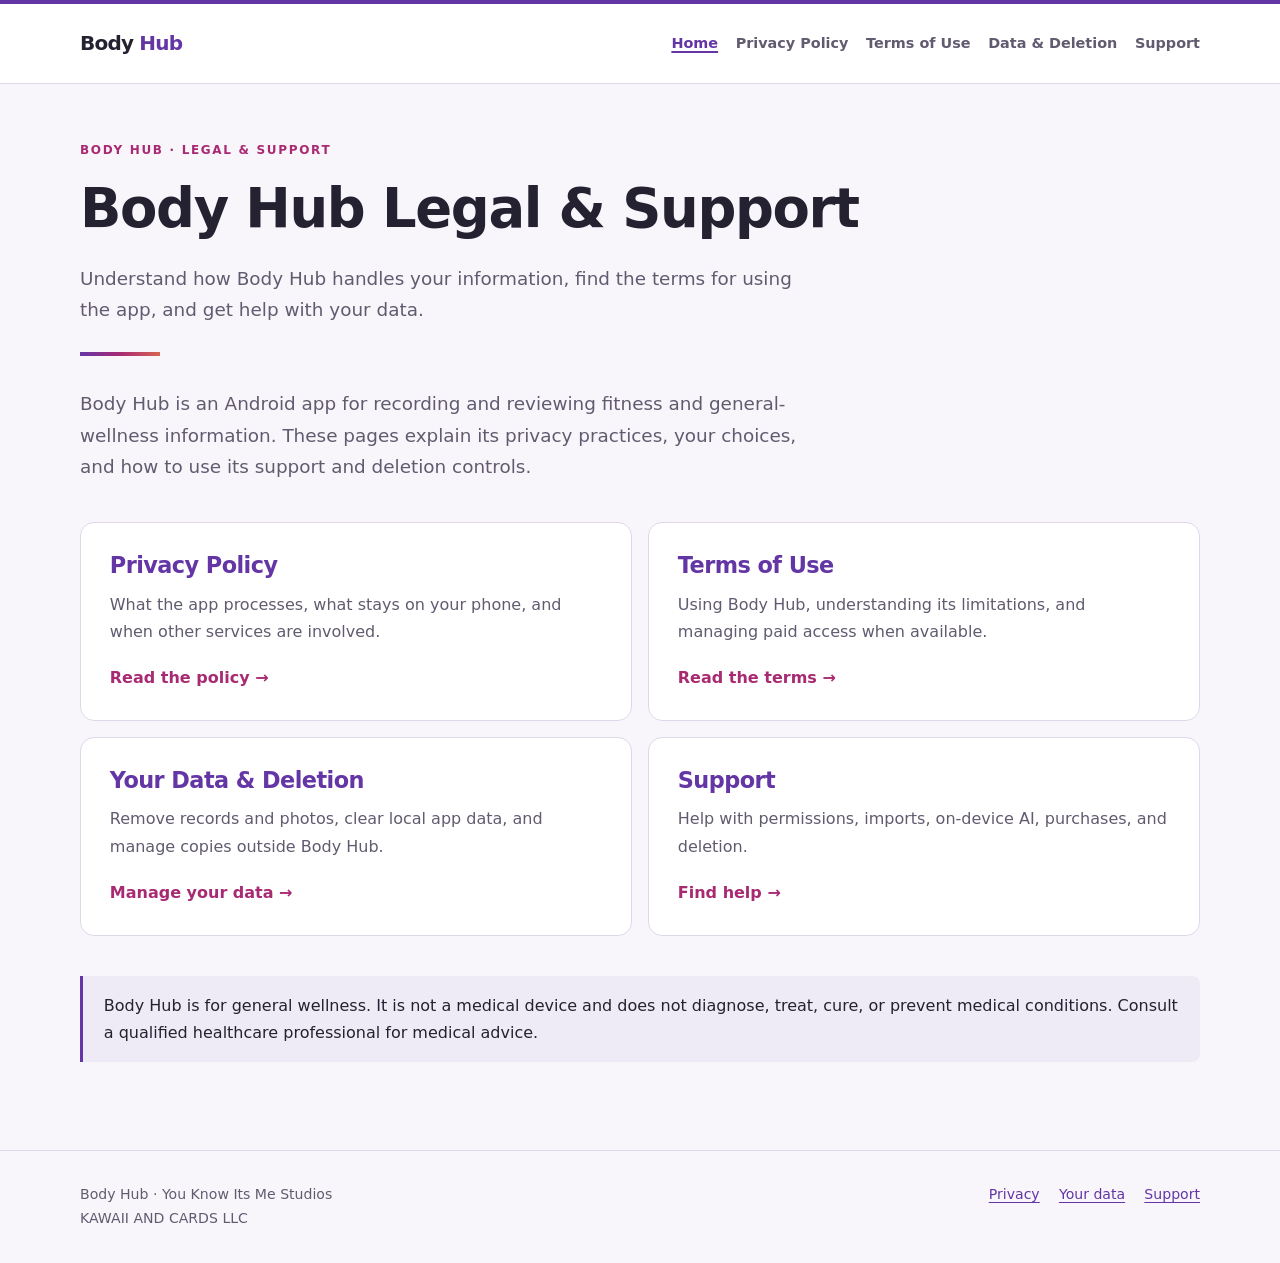
<file: index.html>
<!doctype html>
<html lang="en">
<head><meta charset="utf-8"><meta name="viewport" content="width=device-width, initial-scale=1"><meta name="description" content="Understand how Body Hub handles your information, find the terms for using the app, and get help with your data."><title>Body Hub Legal &amp; Support</title><link rel="stylesheet" href="styles.css">
</head>
<body><a class="skip" href="#main">Skip to content</a>
<header class="site-header">
<div class="wrap header-inner"><a class="brand" href="index.html">Body <span>Hub</span></a>
<nav class="site-nav" aria-label="Main navigation"><a href="index.html" aria-current="page">Home</a><a href="privacy.html">Privacy Policy</a><a href="terms.html">Terms of Use</a><a href="data-deletion.html">Data &amp; Deletion</a><a href="support.html">Support</a>
</nav>
</div>
</header>
<main id="main" class="wrap">
<p class="eyebrow">Body Hub · Legal &amp; Support
</p>
<h1>Body Hub Legal &amp; Support
</h1>
<p class="lead">Understand how Body Hub handles your information, find the terms for using the app, and get help with your data.
</p>
<div class="rule" aria-hidden="true">
</div>
<p class="lead">Body Hub is an Android app for recording and reviewing fitness and general-wellness information. These pages explain its privacy practices, your choices, and how to use its support and deletion controls.
</p>
<div class="cards">
<a class="card" href="privacy.html">
<h2>Privacy Policy
</h2>
<p>What the app processes, what stays on your phone, and when other services are involved.
</p><span class="arrow">Read the policy →</span></a>
<a class="card" href="terms.html">
<h2>Terms of Use
</h2>
<p>Using Body Hub, understanding its limitations, and managing paid access when available.
</p><span class="arrow">Read the terms →</span></a>
<a class="card" href="data-deletion.html">
<h2>Your Data &amp; Deletion
</h2>
<p>Remove records and photos, clear local app data, and manage copies outside Body Hub.
</p><span class="arrow">Manage your data →</span></a>
<a class="card" href="support.html">
<h2>Support
</h2>
<p>Help with permissions, imports, on-device AI, purchases, and deletion.
</p><span class="arrow">Find help →</span></a>
</div>
<div class="callout">
<p>Body Hub is for general wellness. It is not a medical device and does not diagnose, treat, cure, or prevent medical conditions. Consult a qualified healthcare professional for medical advice.
</p>
</div>
</main>
<footer class="site-footer">
<div class="wrap footer-inner"><span>Body Hub · You Know Its Me Studios<br>KAWAII AND CARDS LLC</span>
<div class="footer-links"><a href="privacy.html">Privacy</a><a href="data-deletion.html">Your data</a><a href="support.html">Support</a>
</div>
</div>
</footer>
</body>
</html>
</file>
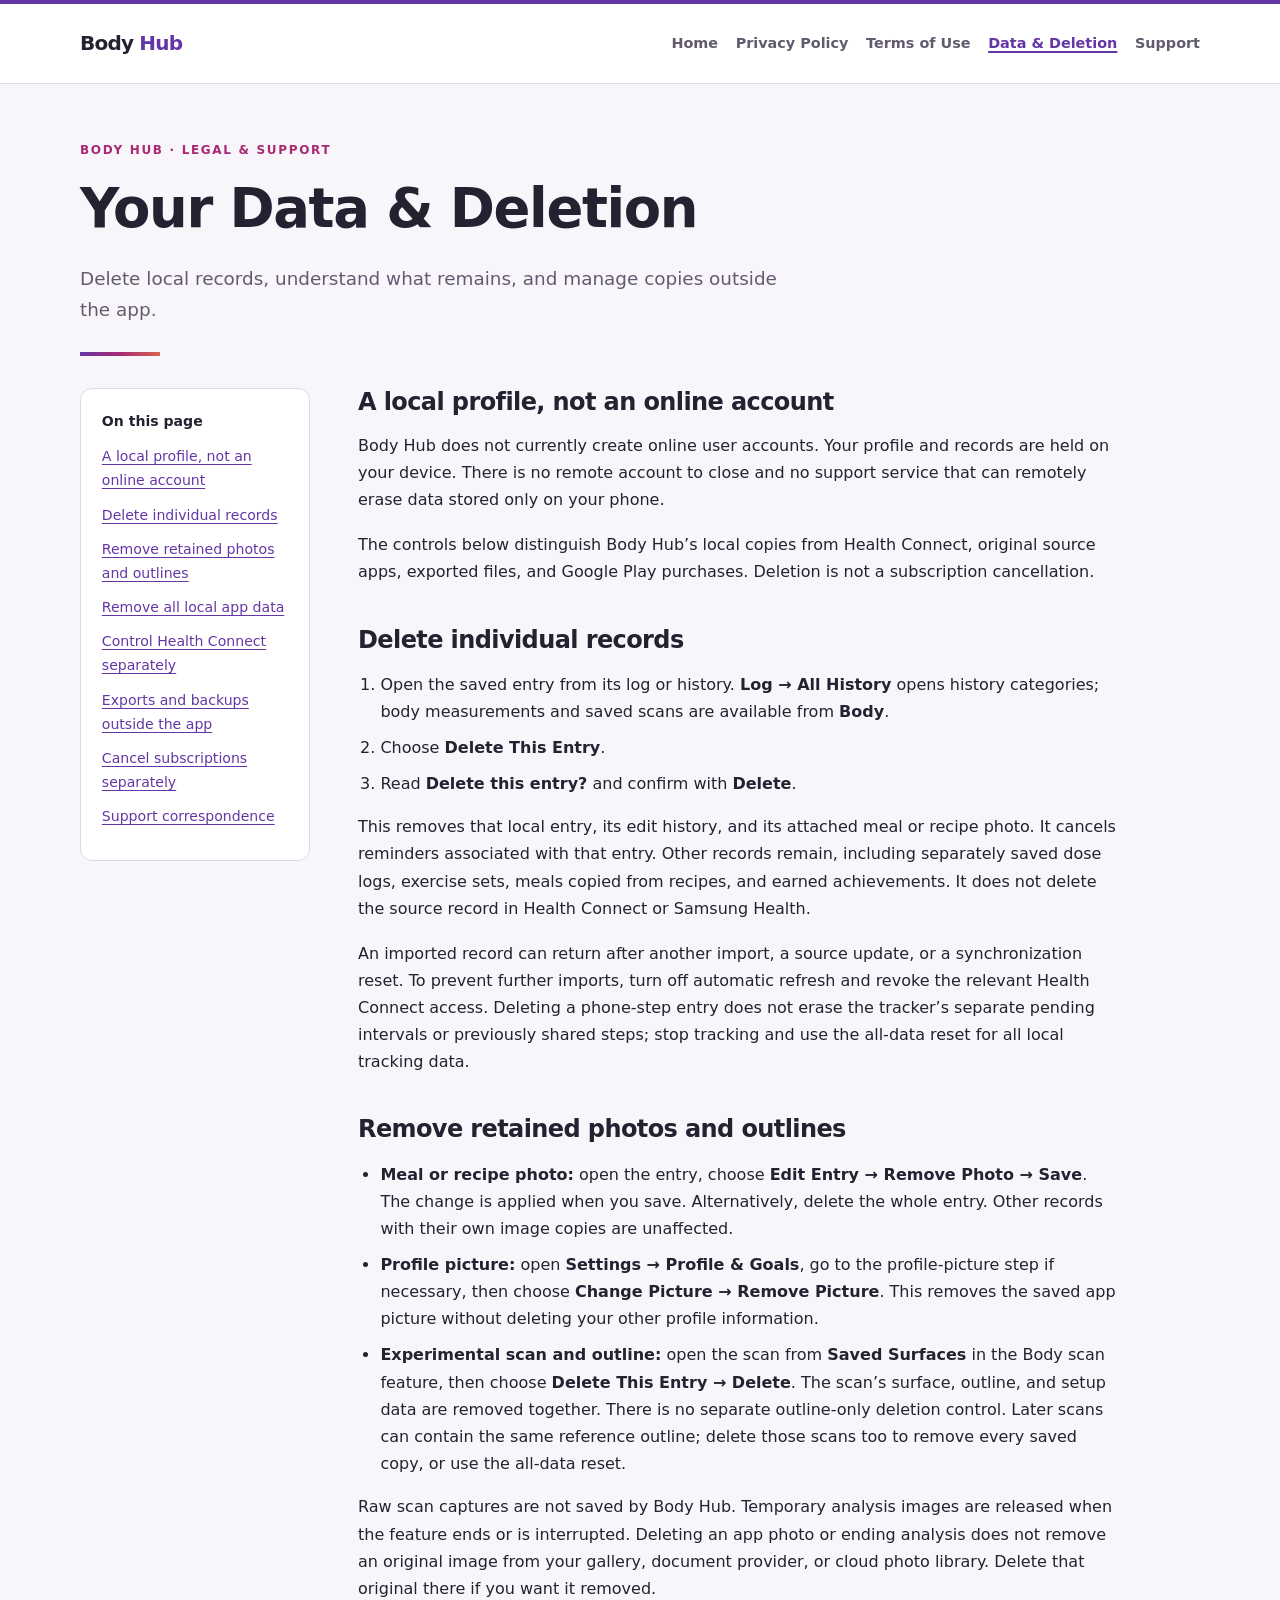
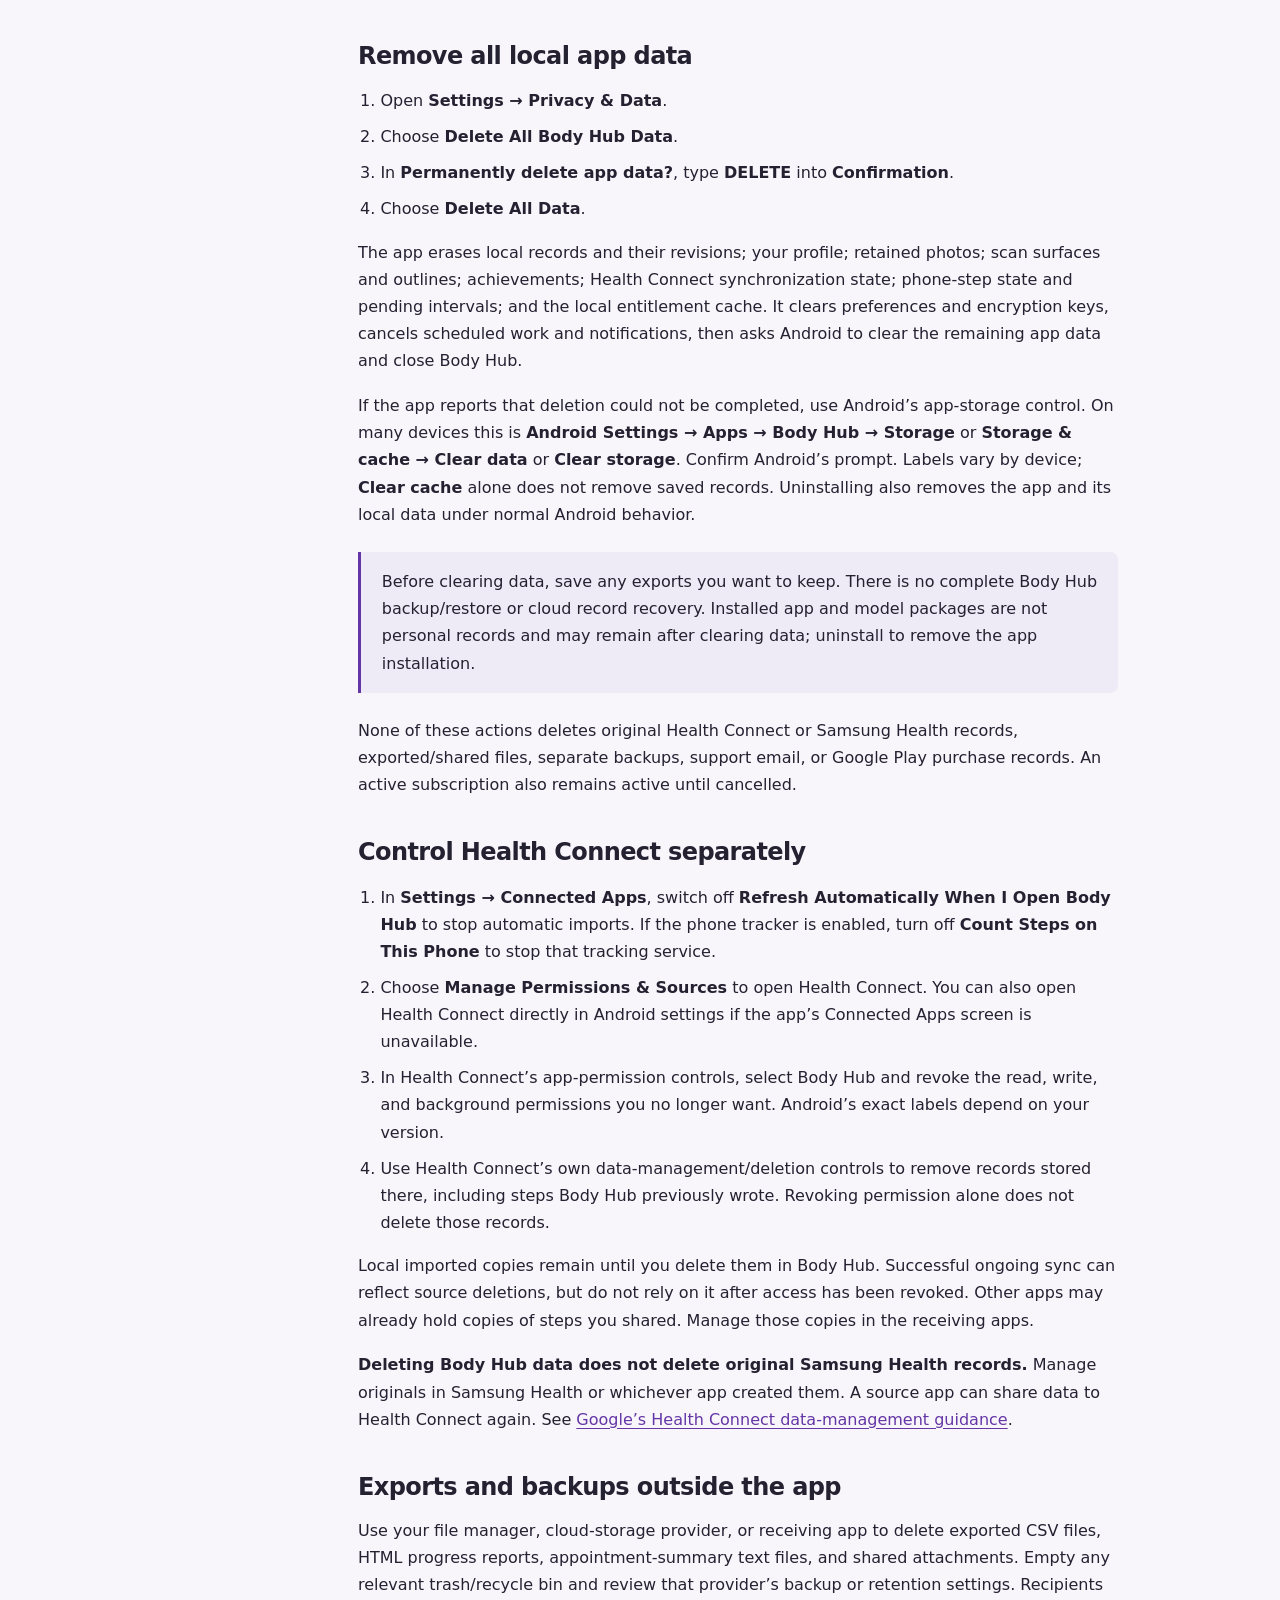
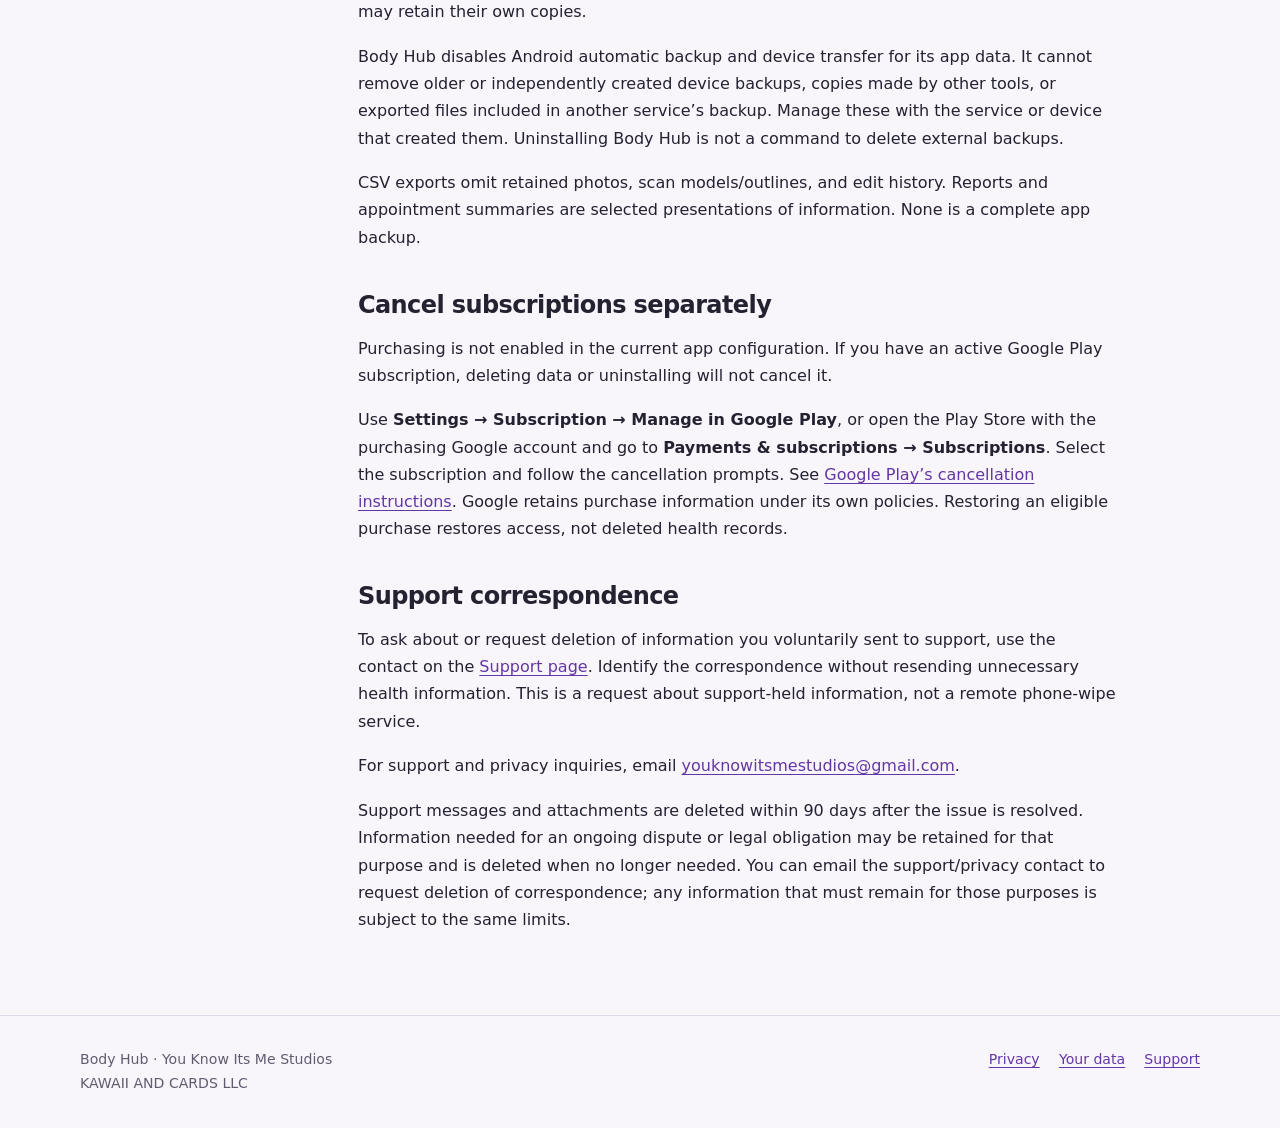
<file: data-deletion.html>
<!doctype html>
<html lang="en">
<head><meta charset="utf-8"><meta name="viewport" content="width=device-width, initial-scale=1"><meta name="description" content="Delete local records, understand what remains, and manage copies outside the app."><title>Your Data &amp; Deletion | Body Hub</title><link rel="stylesheet" href="styles.css">
</head>
<body><a class="skip" href="#main">Skip to content</a>
<header class="site-header">
<div class="wrap header-inner"><a class="brand" href="index.html">Body <span>Hub</span></a>
<nav class="site-nav" aria-label="Main navigation"><a href="index.html">Home</a><a href="privacy.html">Privacy Policy</a><a href="terms.html">Terms of Use</a><a href="data-deletion.html" aria-current="page">Data &amp; Deletion</a><a href="support.html">Support</a>
</nav>
</div>
</header>
<main id="main" class="wrap">
<p class="eyebrow">Body Hub · Legal &amp; Support
</p>
<h1>Your Data &amp; Deletion
</h1>
<p class="lead">Delete local records, understand what remains, and manage copies outside the app.
</p>
<div class="rule" aria-hidden="true">
</div>
<div class="document-layout">
<aside class="toc" aria-label="On this page"><strong>On this page</strong>
<ul>
<li><a href="#local-profile">A local profile, not an online account</a>
</li>
<li><a href="#records">Delete individual records</a>
</li>
<li><a href="#photos">Remove retained photos and outlines</a>
</li>
<li><a href="#all-data">Remove all local app data</a>
</li>
<li><a href="#health-connect">Control Health Connect separately</a>
</li>
<li><a href="#exports">Exports and backups outside the app</a>
</li>
<li><a href="#subscriptions">Cancel subscriptions separately</a>
</li>
<li><a href="#support-data">Support correspondence</a>
</li>
</ul>
</aside>
<article class="prose">
<section id="local-profile">
<h2>A local profile, not an online account
</h2>
<p>Body Hub does not currently create online user accounts. Your profile and records are held on your device. There is no remote account to close and no support service that can remotely erase data stored only on your phone.
</p>
<p>The controls below distinguish Body Hub’s local copies from Health Connect, original source apps, exported files, and Google Play purchases. Deletion is not a subscription cancellation.
</p>
</section>
<section id="records">
<h2>Delete individual records
</h2>
<ol>
<li>Open the saved entry from its log or history. <strong>Log → All History</strong> opens history categories; body measurements and saved scans are available from <strong>Body</strong>.
</li>
<li>Choose <strong>Delete This Entry</strong>.
</li>
<li>Read <strong>Delete this entry?</strong> and confirm with <strong>Delete</strong>.
</li>
</ol>
<p>This removes that local entry, its edit history, and its attached meal or recipe photo. It cancels reminders associated with that entry. Other records remain, including separately saved dose logs, exercise sets, meals copied from recipes, and earned achievements. It does not delete the source record in Health Connect or Samsung Health.
</p>
<p>An imported record can return after another import, a source update, or a synchronization reset. To prevent further imports, turn off automatic refresh and revoke the relevant Health Connect access. Deleting a phone-step entry does not erase the tracker’s separate pending intervals or previously shared steps; stop tracking and use the all-data reset for all local tracking data.
</p>
</section>
<section id="photos">
<h2>Remove retained photos and outlines
</h2>
<ul>
<li><strong>Meal or recipe photo:</strong> open the entry, choose <strong>Edit Entry → Remove Photo → Save</strong>. The change is applied when you save. Alternatively, delete the whole entry. Other records with their own image copies are unaffected.
</li>
<li><strong>Profile picture:</strong> open <strong>Settings → Profile &amp; Goals</strong>, go to the profile-picture step if necessary, then choose <strong>Change Picture → Remove Picture</strong>. This removes the saved app picture without deleting your other profile information.
</li>
<li><strong>Experimental scan and outline:</strong> open the scan from <strong>Saved Surfaces</strong> in the Body scan feature, then choose <strong>Delete This Entry → Delete</strong>. The scan’s surface, outline, and setup data are removed together. There is no separate outline-only deletion control. Later scans can contain the same reference outline; delete those scans too to remove every saved copy, or use the all-data reset.
</li>
</ul>
<p>Raw scan captures are not saved by Body Hub. Temporary analysis images are released when the feature ends or is interrupted. Deleting an app photo or ending analysis does not remove an original image from your gallery, document provider, or cloud photo library. Delete that original there if you want it removed.
</p>
</section>
<section id="all-data">
<h2>Remove all local app data
</h2>
<ol>
<li>Open <strong>Settings → Privacy &amp; Data</strong>.
</li>
<li>Choose <strong>Delete All Body Hub Data</strong>.
</li>
<li>In <strong>Permanently delete app data?</strong>, type <strong>DELETE</strong> into <strong>Confirmation</strong>.
</li>
<li>Choose <strong>Delete All Data</strong>.
</li>
</ol>
<p>The app erases local records and their revisions; your profile; retained photos; scan surfaces and outlines; achievements; Health Connect synchronization state; phone-step state and pending intervals; and the local entitlement cache. It clears preferences and encryption keys, cancels scheduled work and notifications, then asks Android to clear the remaining app data and close Body Hub.
</p>
<p>If the app reports that deletion could not be completed, use Android’s app-storage control. On many devices this is <strong>Android Settings → Apps → Body Hub → Storage</strong> or <strong>Storage &amp; cache → Clear data</strong> or <strong>Clear storage</strong>. Confirm Android’s prompt. Labels vary by device; <strong>Clear cache</strong> alone does not remove saved records. Uninstalling also removes the app and its local data under normal Android behavior.
</p>
<div class="callout">
<p>Before clearing data, save any exports you want to keep. There is no complete Body Hub backup/restore or cloud record recovery. Installed app and model packages are not personal records and may remain after clearing data; uninstall to remove the app installation.
</p>
</div>
<p>None of these actions deletes original Health Connect or Samsung Health records, exported/shared files, separate backups, support email, or Google Play purchase records. An active subscription also remains active until cancelled.
</p>
</section>
<section id="health-connect">
<h2>Control Health Connect separately
</h2>
<ol>
<li>In <strong>Settings → Connected Apps</strong>, switch off <strong>Refresh Automatically When I Open Body Hub</strong> to stop automatic imports. If the phone tracker is enabled, turn off <strong>Count Steps on This Phone</strong> to stop that tracking service.
</li>
<li>Choose <strong>Manage Permissions &amp; Sources</strong> to open Health Connect. You can also open Health Connect directly in Android settings if the app’s Connected Apps screen is unavailable.
</li>
<li>In Health Connect’s app-permission controls, select Body Hub and revoke the read, write, and background permissions you no longer want. Android’s exact labels depend on your version.
</li>
<li>Use Health Connect’s own data-management/deletion controls to remove records stored there, including steps Body Hub previously wrote. Revoking permission alone does not delete those records.
</li>
</ol>
<p>Local imported copies remain until you delete them in Body Hub. Successful ongoing sync can reflect source deletions, but do not rely on it after access has been revoked. Other apps may already hold copies of steps you shared. Manage those copies in the receiving apps.
</p>
<p><strong>Deleting Body Hub data does not delete original Samsung Health records.</strong> Manage originals in Samsung Health or whichever app created them. A source app can share data to Health Connect again. See <a href="https://support.google.com/android/answer/12201232">Google’s Health Connect data-management guidance</a>.
</p>
</section>
<section id="exports">
<h2>Exports and backups outside the app
</h2>
<p>Use your file manager, cloud-storage provider, or receiving app to delete exported CSV files, HTML progress reports, appointment-summary text files, and shared attachments. Empty any relevant trash/recycle bin and review that provider’s backup or retention settings. Recipients may retain their own copies.
</p>
<p>Body Hub disables Android automatic backup and device transfer for its app data. It cannot remove older or independently created device backups, copies made by other tools, or exported files included in another service’s backup. Manage these with the service or device that created them. Uninstalling Body Hub is not a command to delete external backups.
</p>
<p>CSV exports omit retained photos, scan models/outlines, and edit history. Reports and appointment summaries are selected presentations of information. None is a complete app backup.
</p>
</section>
<section id="subscriptions">
<h2>Cancel subscriptions separately
</h2>
<p>Purchasing is not enabled in the current app configuration. If you have an active Google Play subscription, deleting data or uninstalling will not cancel it.
</p>
<p>Use <strong>Settings → Subscription → Manage in Google Play</strong>, or open the Play Store with the purchasing Google account and go to <strong>Payments &amp; subscriptions → Subscriptions</strong>. Select the subscription and follow the cancellation prompts. See <a href="https://support.google.com/googleplay/answer/7018481">Google Play’s cancellation instructions</a>. Google retains purchase information under its own policies. Restoring an eligible purchase restores access, not deleted health records.
</p>
</section>
<section id="support-data">
<h2>Support correspondence
</h2>
<p>To ask about or request deletion of information you voluntarily sent to support, use the contact on the <a href="support.html">Support page</a>. Identify the correspondence without resending unnecessary health information. This is a request about support-held information, not a remote phone-wipe service.
</p>
<p>For support and privacy inquiries, email <a href="mailto:youknowitsmestudios@gmail.com">youknowitsmestudios@gmail.com</a>.
</p>
<p>Support messages and attachments are deleted within 90 days after the issue is resolved. Information needed for an ongoing dispute or legal obligation may be retained for that purpose and is deleted when no longer needed. You can email the support/privacy contact to request deletion of correspondence; any information that must remain for those purposes is subject to the same limits.
</p>
</section>
</article>
</div>
</main>
<footer class="site-footer">
<div class="wrap footer-inner"><span>Body Hub · You Know Its Me Studios<br>KAWAII AND CARDS LLC</span>
<div class="footer-links"><a href="privacy.html">Privacy</a><a href="data-deletion.html">Your data</a><a href="support.html">Support</a>
</div>
</div>
</footer>
</body>
</html>
</file>
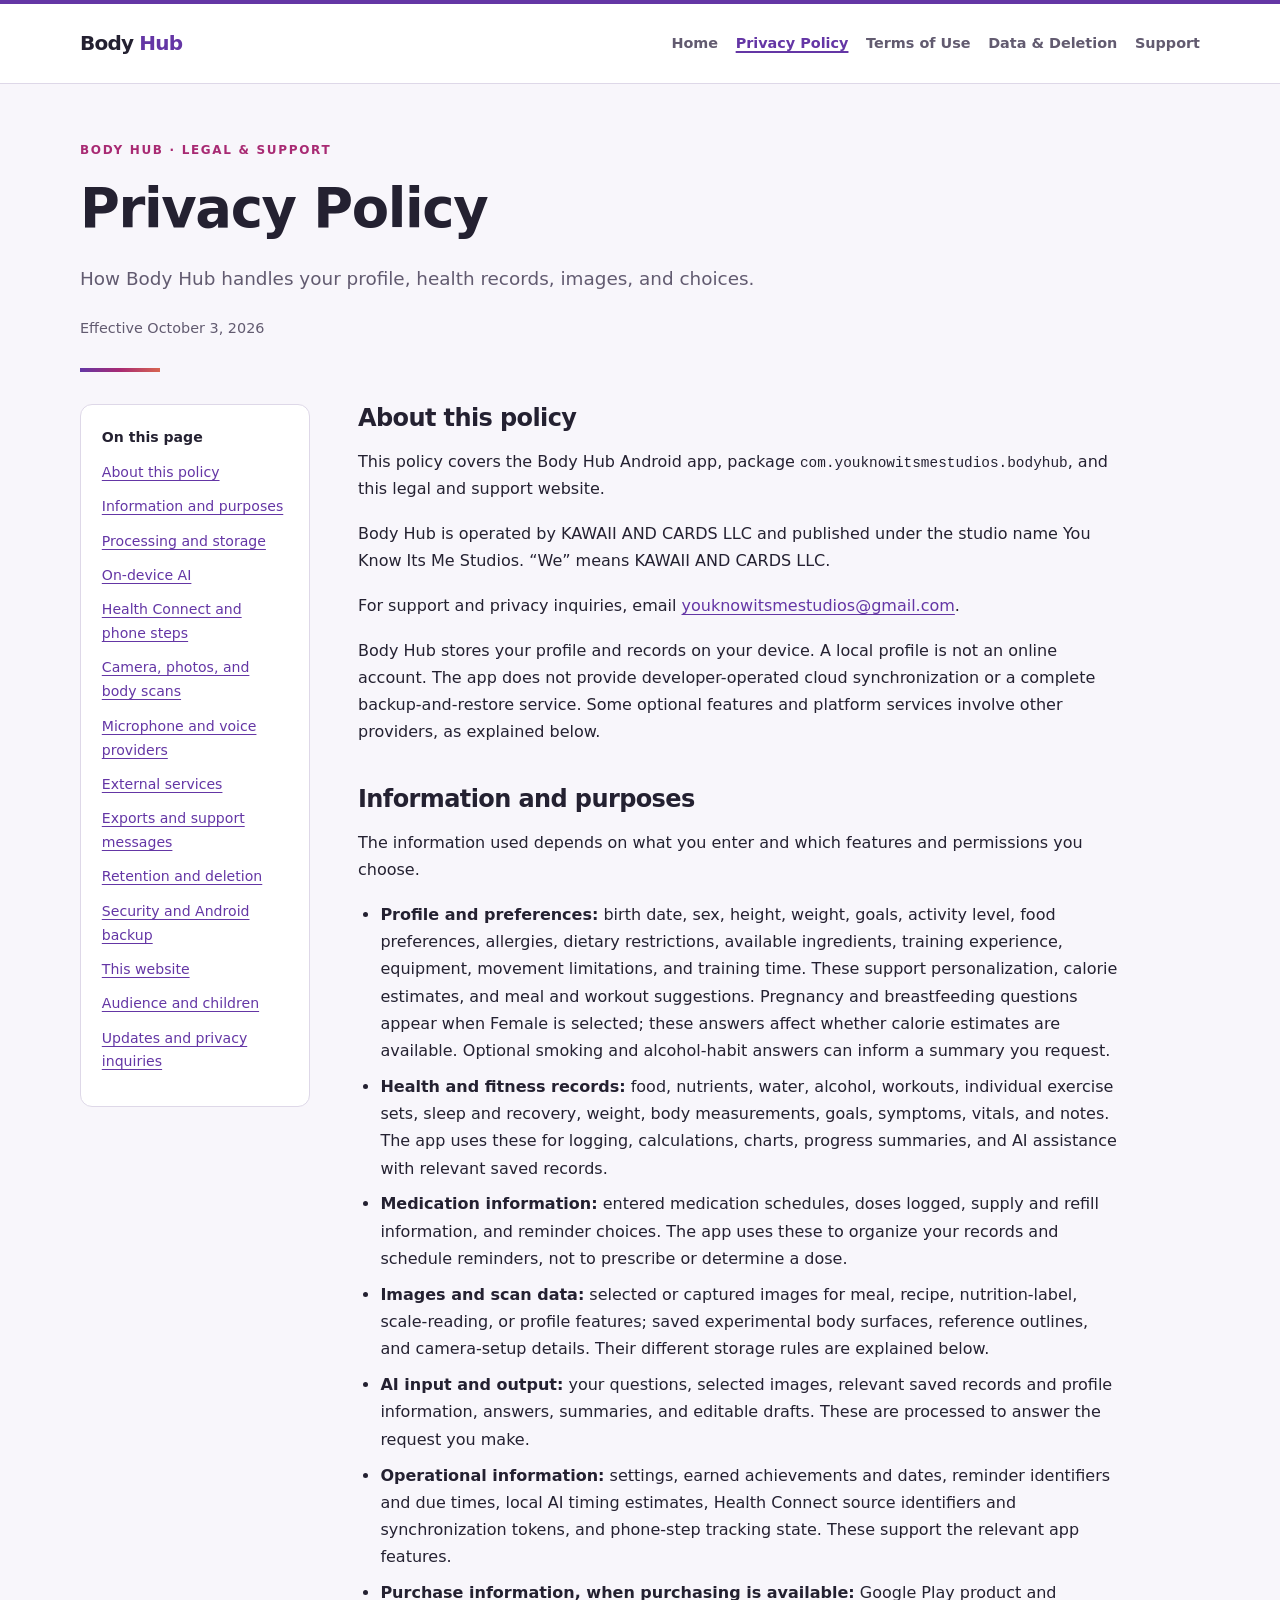
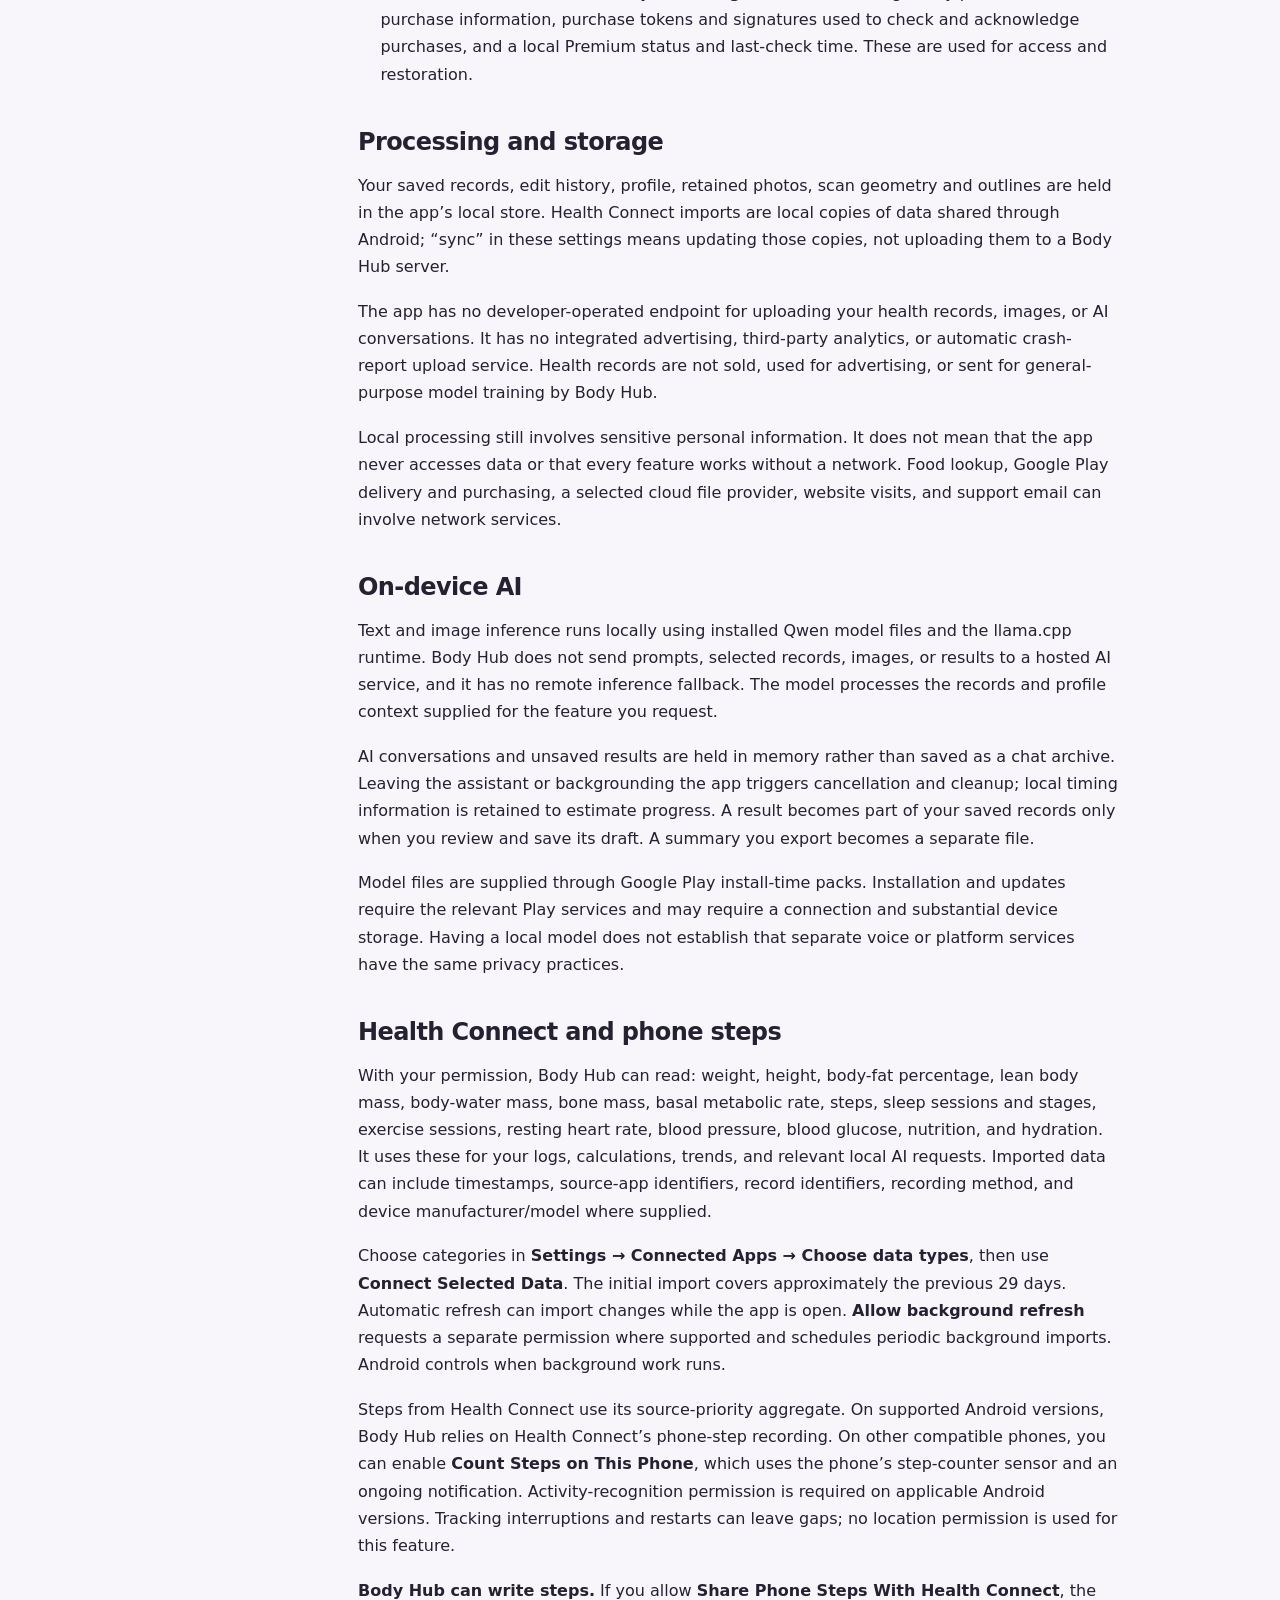
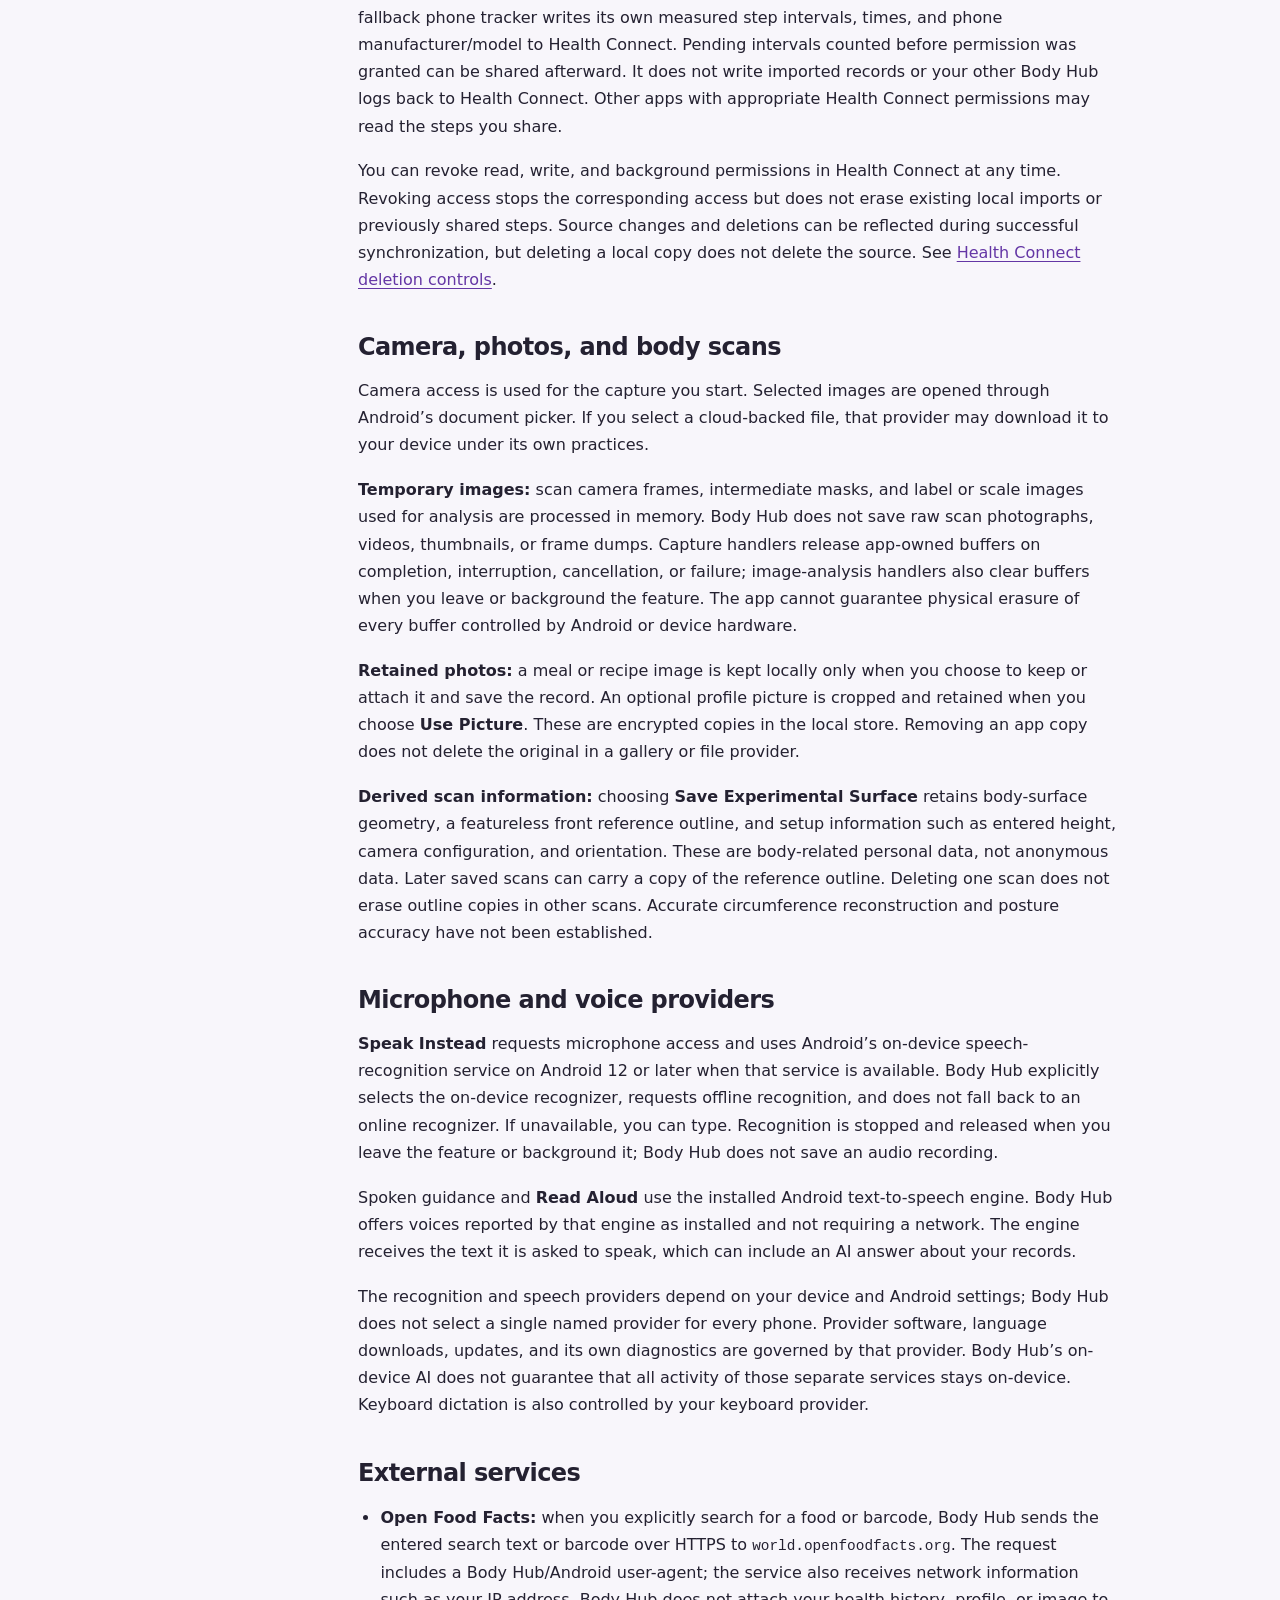
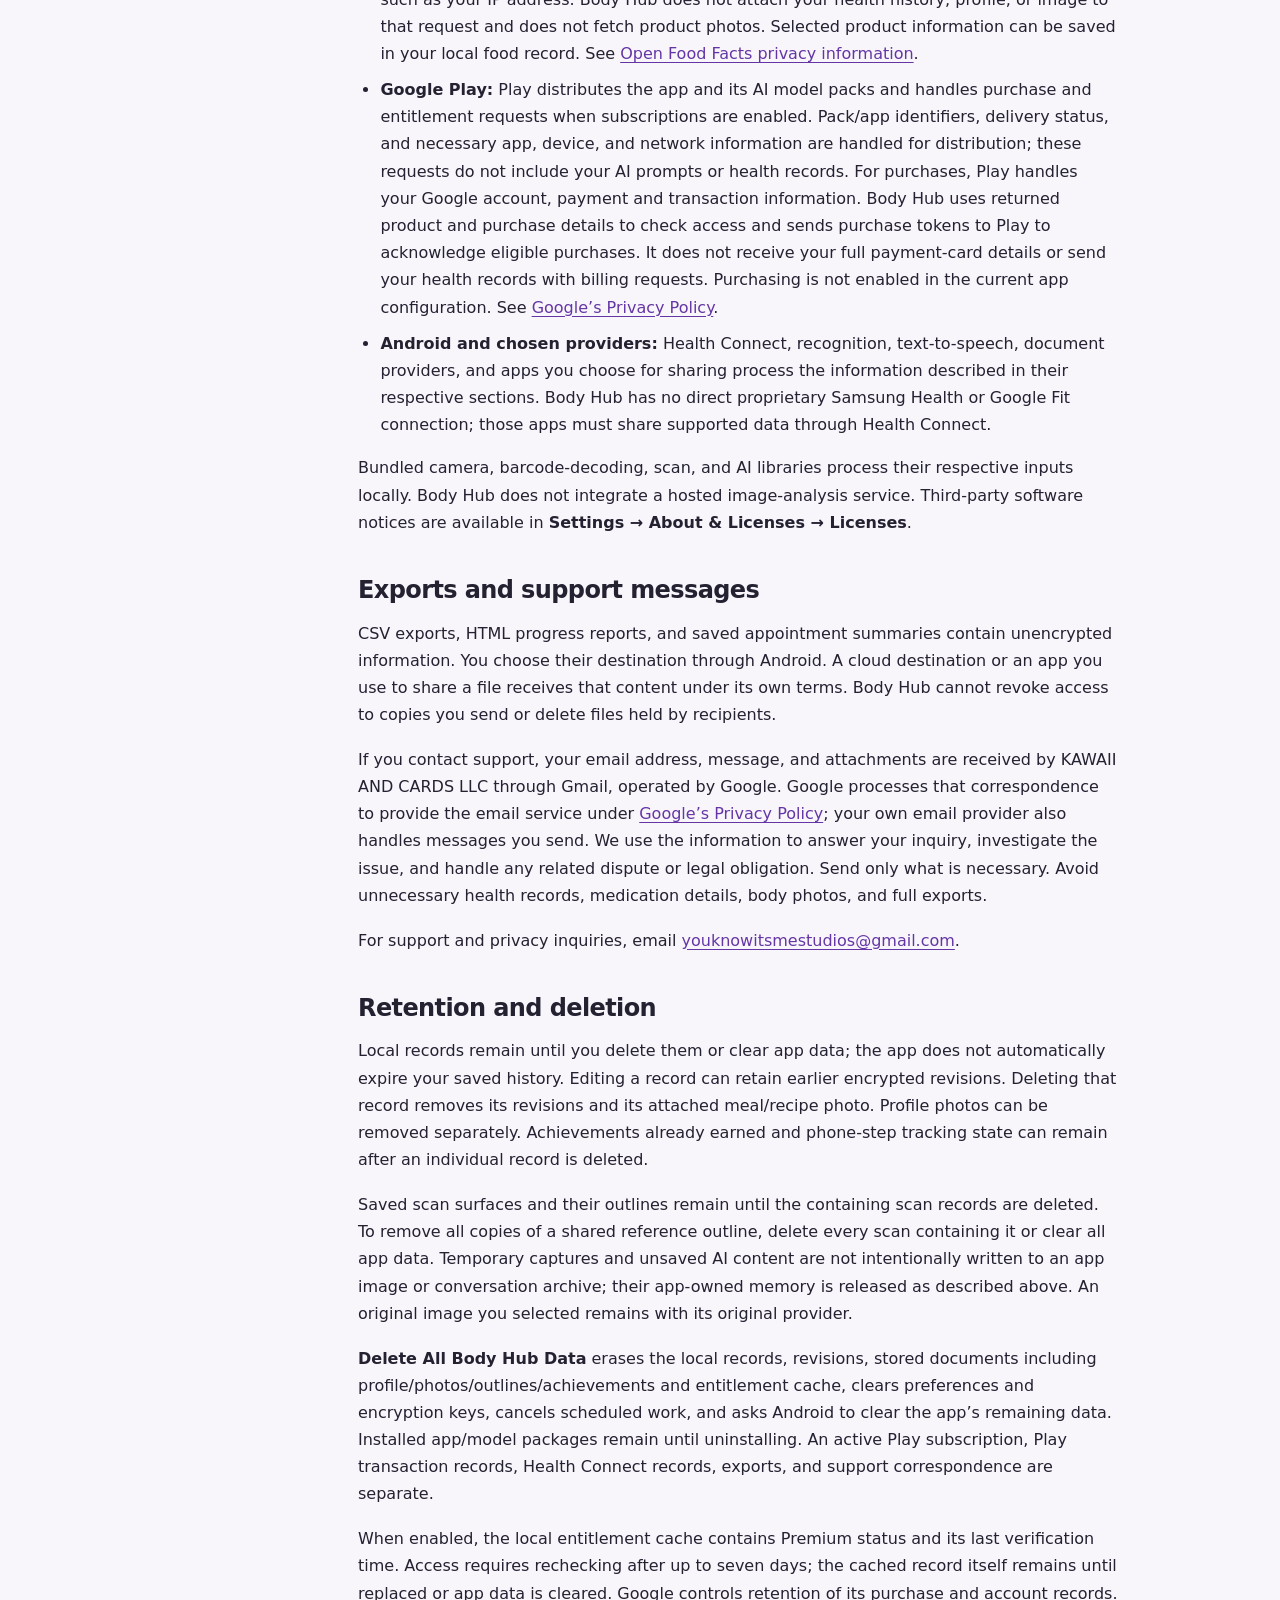
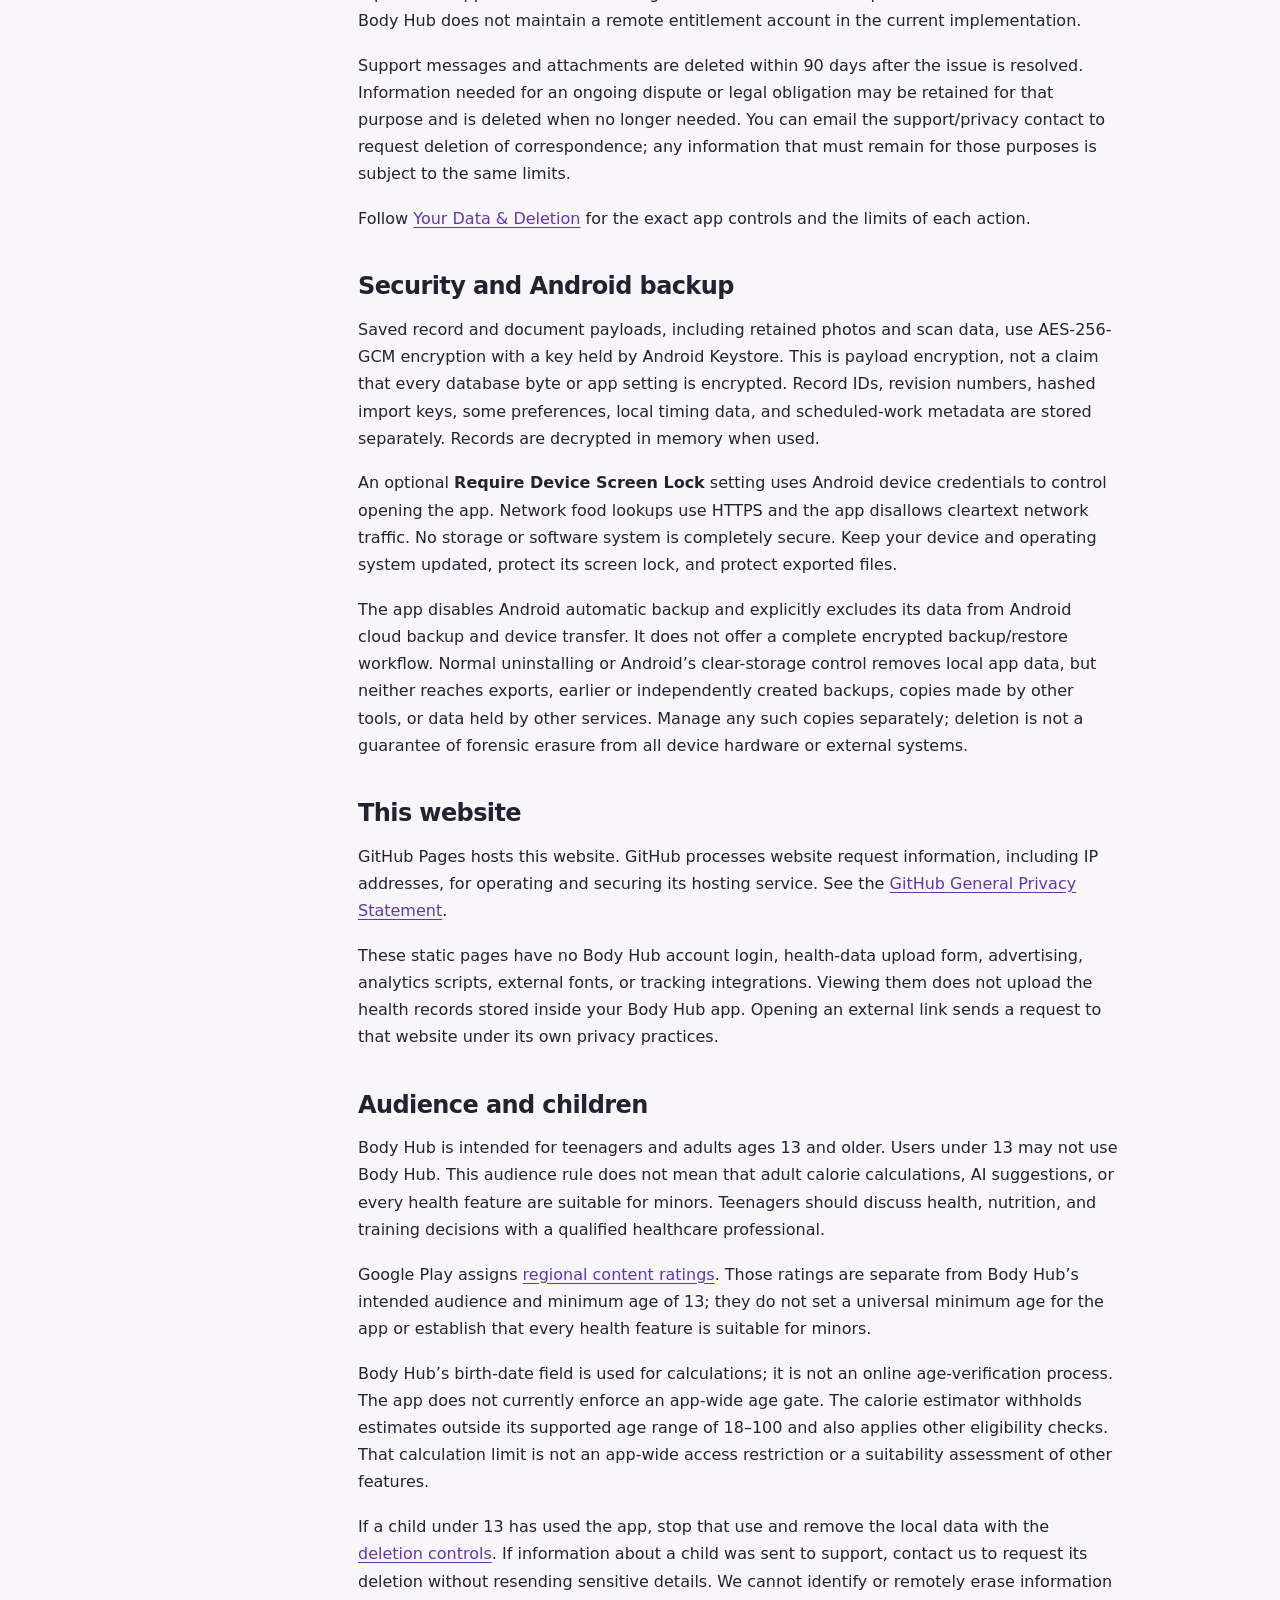
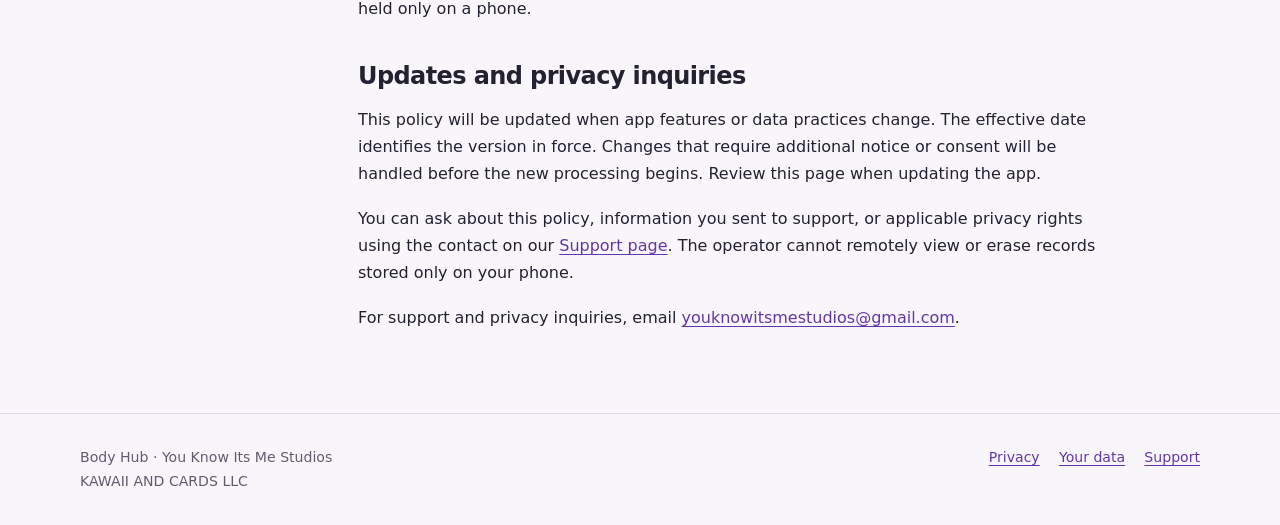
<file: privacy.html>
<!doctype html>
<html lang="en">
<head><meta charset="utf-8"><meta name="viewport" content="width=device-width, initial-scale=1"><meta name="description" content="How Body Hub handles your profile, health records, images, and choices."><title>Privacy Policy | Body Hub</title><link rel="stylesheet" href="styles.css">
</head>
<body><a class="skip" href="#main">Skip to content</a>
<header class="site-header">
<div class="wrap header-inner"><a class="brand" href="index.html">Body <span>Hub</span></a>
<nav class="site-nav" aria-label="Main navigation"><a href="index.html">Home</a><a href="privacy.html" aria-current="page">Privacy Policy</a><a href="terms.html">Terms of Use</a><a href="data-deletion.html">Data &amp; Deletion</a><a href="support.html">Support</a>
</nav>
</div>
</header>
<main id="main" class="wrap">
<p class="eyebrow">Body Hub · Legal &amp; Support
</p>
<h1>Privacy Policy
</h1>
<p class="lead">How Body Hub handles your profile, health records, images, and choices.
</p>
<p class="meta">Effective October 3, 2026
</p>
<div class="rule" aria-hidden="true">
</div>
<div class="document-layout">
<aside class="toc" aria-label="On this page"><strong>On this page</strong>
<ul>
<li><a href="#scope">About this policy</a>
</li>
<li><a href="#data">Information and purposes</a>
</li>
<li><a href="#local">Processing and storage</a>
</li>
<li><a href="#ai">On-device AI</a>
</li>
<li><a href="#health-connect">Health Connect and phone steps</a>
</li>
<li><a href="#images">Camera, photos, and body scans</a>
</li>
<li><a href="#voice">Microphone and voice providers</a>
</li>
<li><a href="#services">External services</a>
</li>
<li><a href="#sharing">Exports and support messages</a>
</li>
<li><a href="#retention">Retention and deletion</a>
</li>
<li><a href="#security">Security and Android backup</a>
</li>
<li><a href="#website">This website</a>
</li>
<li><a href="#audience">Audience and children</a>
</li>
<li><a href="#updates">Updates and privacy inquiries</a>
</li>
</ul>
</aside>
<article class="prose">
<section id="scope">
<h2>About this policy
</h2>
<p>This policy covers the Body Hub Android app, package <code>com.youknowitsmestudios.bodyhub</code>, and this legal and support website.
</p>
<p>Body Hub is operated by KAWAII AND CARDS LLC and published under the studio name You Know Its Me Studios. “We” means KAWAII AND CARDS LLC.
</p>
<p>For support and privacy inquiries, email <a href="mailto:youknowitsmestudios@gmail.com">youknowitsmestudios@gmail.com</a>.
</p>
<p>Body Hub stores your profile and records on your device. A local profile is not an online account. The app does not provide developer-operated cloud synchronization or a complete backup-and-restore service. Some optional features and platform services involve other providers, as explained below.
</p>
</section>
<section id="data">
<h2>Information and purposes
</h2>
<p>The information used depends on what you enter and which features and permissions you choose.
</p>
<ul>
<li><strong>Profile and preferences:</strong> birth date, sex, height, weight, goals, activity level, food preferences, allergies, dietary restrictions, available ingredients, training experience, equipment, movement limitations, and training time. These support personalization, calorie estimates, and meal and workout suggestions. Pregnancy and breastfeeding questions appear when Female is selected; these answers affect whether calorie estimates are available. Optional smoking and alcohol-habit answers can inform a summary you request.
</li>
<li><strong>Health and fitness records:</strong> food, nutrients, water, alcohol, workouts, individual exercise sets, sleep and recovery, weight, body measurements, goals, symptoms, vitals, and notes. The app uses these for logging, calculations, charts, progress summaries, and AI assistance with relevant saved records.
</li>
<li><strong>Medication information:</strong> entered medication schedules, doses logged, supply and refill information, and reminder choices. The app uses these to organize your records and schedule reminders, not to prescribe or determine a dose.
</li>
<li><strong>Images and scan data:</strong> selected or captured images for meal, recipe, nutrition-label, scale-reading, or profile features; saved experimental body surfaces, reference outlines, and camera-setup details. Their different storage rules are explained below.
</li>
<li><strong>AI input and output:</strong> your questions, selected images, relevant saved records and profile information, answers, summaries, and editable drafts. These are processed to answer the request you make.
</li>
<li><strong>Operational information:</strong> settings, earned achievements and dates, reminder identifiers and due times, local AI timing estimates, Health Connect source identifiers and synchronization tokens, and phone-step tracking state. These support the relevant app features.
</li>
<li><strong>Purchase information, when purchasing is available:</strong> Google Play product and purchase information, purchase tokens and signatures used to check and acknowledge purchases, and a local Premium status and last-check time. These are used for access and restoration.
</li>
</ul>
</section>
<section id="local">
<h2>Processing and storage
</h2>
<p>Your saved records, edit history, profile, retained photos, scan geometry and outlines are held in the app’s local store. Health Connect imports are local copies of data shared through Android; “sync” in these settings means updating those copies, not uploading them to a Body Hub server.
</p>
<p>The app has no developer-operated endpoint for uploading your health records, images, or AI conversations. It has no integrated advertising, third-party analytics, or automatic crash-report upload service. Health records are not sold, used for advertising, or sent for general-purpose model training by Body Hub.
</p>
<p>Local processing still involves sensitive personal information. It does not mean that the app never accesses data or that every feature works without a network. Food lookup, Google Play delivery and purchasing, a selected cloud file provider, website visits, and support email can involve network services.
</p>
</section>
<section id="ai">
<h2>On-device AI
</h2>
<p>Text and image inference runs locally using installed Qwen model files and the llama.cpp runtime. Body Hub does not send prompts, selected records, images, or results to a hosted AI service, and it has no remote inference fallback. The model processes the records and profile context supplied for the feature you request.
</p>
<p>AI conversations and unsaved results are held in memory rather than saved as a chat archive. Leaving the assistant or backgrounding the app triggers cancellation and cleanup; local timing information is retained to estimate progress. A result becomes part of your saved records only when you review and save its draft. A summary you export becomes a separate file.
</p>
<p>Model files are supplied through Google Play install-time packs. Installation and updates require the relevant Play services and may require a connection and substantial device storage. Having a local model does not establish that separate voice or platform services have the same privacy practices.
</p>
</section>
<section id="health-connect">
<h2>Health Connect and phone steps
</h2>
<p>With your permission, Body Hub can read: weight, height, body-fat percentage, lean body mass, body-water mass, bone mass, basal metabolic rate, steps, sleep sessions and stages, exercise sessions, resting heart rate, blood pressure, blood glucose, nutrition, and hydration. It uses these for your logs, calculations, trends, and relevant local AI requests. Imported data can include timestamps, source-app identifiers, record identifiers, recording method, and device manufacturer/model where supplied.
</p>
<p>Choose categories in <span class="steps">Settings → Connected Apps → Choose data types</span>, then use <strong>Connect Selected Data</strong>. The initial import covers approximately the previous 29 days. Automatic refresh can import changes while the app is open. <strong>Allow background refresh</strong> requests a separate permission where supported and schedules periodic background imports. Android controls when background work runs.
</p>
<p>Steps from Health Connect use its source-priority aggregate. On supported Android versions, Body Hub relies on Health Connect’s phone-step recording. On other compatible phones, you can enable <strong>Count Steps on This Phone</strong>, which uses the phone’s step-counter sensor and an ongoing notification. Activity-recognition permission is required on applicable Android versions. Tracking interruptions and restarts can leave gaps; no location permission is used for this feature.
</p>
<p><strong>Body Hub can write steps.</strong> If you allow <strong>Share Phone Steps With Health Connect</strong>, the fallback phone tracker writes its own measured step intervals, times, and phone manufacturer/model to Health Connect. Pending intervals counted before permission was granted can be shared afterward. It does not write imported records or your other Body Hub logs back to Health Connect. Other apps with appropriate Health Connect permissions may read the steps you share.
</p>
<p>You can revoke read, write, and background permissions in Health Connect at any time. Revoking access stops the corresponding access but does not erase existing local imports or previously shared steps. Source changes and deletions can be reflected during successful synchronization, but deleting a local copy does not delete the source. See <a href="data-deletion.html#health-connect">Health Connect deletion controls</a>.
</p>
</section>
<section id="images">
<h2>Camera, photos, and body scans
</h2>
<p>Camera access is used for the capture you start. Selected images are opened through Android’s document picker. If you select a cloud-backed file, that provider may download it to your device under its own practices.
</p>
<p><strong>Temporary images:</strong> scan camera frames, intermediate masks, and label or scale images used for analysis are processed in memory. Body Hub does not save raw scan photographs, videos, thumbnails, or frame dumps. Capture handlers release app-owned buffers on completion, interruption, cancellation, or failure; image-analysis handlers also clear buffers when you leave or background the feature. The app cannot guarantee physical erasure of every buffer controlled by Android or device hardware.
</p>
<p><strong>Retained photos:</strong> a meal or recipe image is kept locally only when you choose to keep or attach it and save the record. An optional profile picture is cropped and retained when you choose <strong>Use Picture</strong>. These are encrypted copies in the local store. Removing an app copy does not delete the original in a gallery or file provider.
</p>
<p><strong>Derived scan information:</strong> choosing <strong>Save Experimental Surface</strong> retains body-surface geometry, a featureless front reference outline, and setup information such as entered height, camera configuration, and orientation. These are body-related personal data, not anonymous data. Later saved scans can carry a copy of the reference outline. Deleting one scan does not erase outline copies in other scans. Accurate circumference reconstruction and posture accuracy have not been established.
</p>
</section>
<section id="voice">
<h2>Microphone and voice providers
</h2>
<p><strong>Speak Instead</strong> requests microphone access and uses Android’s on-device speech-recognition service on Android 12 or later when that service is available. Body Hub explicitly selects the on-device recognizer, requests offline recognition, and does not fall back to an online recognizer. If unavailable, you can type. Recognition is stopped and released when you leave the feature or background it; Body Hub does not save an audio recording.
</p>
<p>Spoken guidance and <strong>Read Aloud</strong> use the installed Android text-to-speech engine. Body Hub offers voices reported by that engine as installed and not requiring a network. The engine receives the text it is asked to speak, which can include an AI answer about your records.
</p>
<p>The recognition and speech providers depend on your device and Android settings; Body Hub does not select a single named provider for every phone. Provider software, language downloads, updates, and its own diagnostics are governed by that provider. Body Hub’s on-device AI does not guarantee that all activity of those separate services stays on-device. Keyboard dictation is also controlled by your keyboard provider.
</p>
</section>
<section id="services">
<h2>External services
</h2>
<ul>
<li><strong>Open Food Facts:</strong> when you explicitly search for a food or barcode, Body Hub sends the entered search text or barcode over HTTPS to <code>world.openfoodfacts.org</code>. The request includes a Body Hub/Android user-agent; the service also receives network information such as your IP address. Body Hub does not attach your health history, profile, or image to that request and does not fetch product photos. Selected product information can be saved in your local food record. See <a href="https://world.openfoodfacts.org/privacy">Open Food Facts privacy information</a>.
</li>
<li><strong>Google Play:</strong> Play distributes the app and its AI model packs and handles purchase and entitlement requests when subscriptions are enabled. Pack/app identifiers, delivery status, and necessary app, device, and network information are handled for distribution; these requests do not include your AI prompts or health records. For purchases, Play handles your Google account, payment and transaction information. Body Hub uses returned product and purchase details to check access and sends purchase tokens to Play to acknowledge eligible purchases. It does not receive your full payment-card details or send your health records with billing requests. Purchasing is not enabled in the current app configuration. See <a href="https://policies.google.com/privacy">Google’s Privacy Policy</a>.
</li>
<li><strong>Android and chosen providers:</strong> Health Connect, recognition, text-to-speech, document providers, and apps you choose for sharing process the information described in their respective sections. Body Hub has no direct proprietary Samsung Health or Google Fit connection; those apps must share supported data through Health Connect.
</li>
</ul>
<p>Bundled camera, barcode-decoding, scan, and AI libraries process their respective inputs locally. Body Hub does not integrate a hosted image-analysis service. Third-party software notices are available in <strong>Settings → About &amp; Licenses → Licenses</strong>.
</p>
</section>
<section id="sharing">
<h2>Exports and support messages
</h2>
<p>CSV exports, HTML progress reports, and saved appointment summaries contain unencrypted information. You choose their destination through Android. A cloud destination or an app you use to share a file receives that content under its own terms. Body Hub cannot revoke access to copies you send or delete files held by recipients.
</p>
<p>If you contact support, your email address, message, and attachments are received by KAWAII AND CARDS LLC through Gmail, operated by Google. Google processes that correspondence to provide the email service under <a href="https://policies.google.com/privacy">Google’s Privacy Policy</a>; your own email provider also handles messages you send. We use the information to answer your inquiry, investigate the issue, and handle any related dispute or legal obligation. Send only what is necessary. Avoid unnecessary health records, medication details, body photos, and full exports.
</p>
<p>For support and privacy inquiries, email <a href="mailto:youknowitsmestudios@gmail.com">youknowitsmestudios@gmail.com</a>.
</p>
</section>
<section id="retention">
<h2>Retention and deletion
</h2>
<p>Local records remain until you delete them or clear app data; the app does not automatically expire your saved history. Editing a record can retain earlier encrypted revisions. Deleting that record removes its revisions and its attached meal/recipe photo. Profile photos can be removed separately. Achievements already earned and phone-step tracking state can remain after an individual record is deleted.
</p>
<p>Saved scan surfaces and their outlines remain until the containing scan records are deleted. To remove all copies of a shared reference outline, delete every scan containing it or clear all app data. Temporary captures and unsaved AI content are not intentionally written to an app image or conversation archive; their app-owned memory is released as described above. An original image you selected remains with its original provider.
</p>
<p><strong>Delete All Body Hub Data</strong> erases the local records, revisions, stored documents including profile/photos/outlines/achievements and entitlement cache, clears preferences and encryption keys, cancels scheduled work, and asks Android to clear the app’s remaining data. Installed app/model packages remain until uninstalling. An active Play subscription, Play transaction records, Health Connect records, exports, and support correspondence are separate.
</p>
<p>When enabled, the local entitlement cache contains Premium status and its last verification time. Access requires rechecking after up to seven days; the cached record itself remains until replaced or app data is cleared. Google controls retention of its purchase and account records. Body Hub does not maintain a remote entitlement account in the current implementation.
</p>
<p>Support messages and attachments are deleted within 90 days after the issue is resolved. Information needed for an ongoing dispute or legal obligation may be retained for that purpose and is deleted when no longer needed. You can email the support/privacy contact to request deletion of correspondence; any information that must remain for those purposes is subject to the same limits.
</p>
<p>Follow <a href="data-deletion.html">Your Data &amp; Deletion</a> for the exact app controls and the limits of each action.
</p>
</section>
<section id="security">
<h2>Security and Android backup
</h2>
<p>Saved record and document payloads, including retained photos and scan data, use AES-256-GCM encryption with a key held by Android Keystore. This is payload encryption, not a claim that every database byte or app setting is encrypted. Record IDs, revision numbers, hashed import keys, some preferences, local timing data, and scheduled-work metadata are stored separately. Records are decrypted in memory when used.
</p>
<p>An optional <strong>Require Device Screen Lock</strong> setting uses Android device credentials to control opening the app. Network food lookups use HTTPS and the app disallows cleartext network traffic. No storage or software system is completely secure. Keep your device and operating system updated, protect its screen lock, and protect exported files.
</p>
<p>The app disables Android automatic backup and explicitly excludes its data from Android cloud backup and device transfer. It does not offer a complete encrypted backup/restore workflow. Normal uninstalling or Android’s clear-storage control removes local app data, but neither reaches exports, earlier or independently created backups, copies made by other tools, or data held by other services. Manage any such copies separately; deletion is not a guarantee of forensic erasure from all device hardware or external systems.
</p>
</section>
<section id="website">
<h2>This website
</h2>
<p>GitHub Pages hosts this website. GitHub processes website request information, including IP addresses, for operating and securing its hosting service. See the <a href="https://docs.github.com/en/site-policy/privacy-policies/github-general-privacy-statement">GitHub General Privacy Statement</a>.
</p>
<p>These static pages have no Body Hub account login, health-data upload form, advertising, analytics scripts, external fonts, or tracking integrations. Viewing them does not upload the health records stored inside your Body Hub app. Opening an external link sends a request to that website under its own privacy practices.
</p>
</section>
<section id="audience">
<h2>Audience and children
</h2>
<p>Body Hub is intended for teenagers and adults ages 13 and older. Users under 13 may not use Body Hub. This audience rule does not mean that adult calorie calculations, AI suggestions, or every health feature are suitable for minors. Teenagers should discuss health, nutrition, and training decisions with a qualified healthcare professional.
</p>
<p>Google Play assigns <a href="support.html#content-ratings">regional content ratings</a>. Those ratings are separate from Body Hub’s intended audience and minimum age of 13; they do not set a universal minimum age for the app or establish that every health feature is suitable for minors.
</p>
<p>Body Hub’s birth-date field is used for calculations; it is not an online age-verification process. The app does not currently enforce an app-wide age gate. The calorie estimator withholds estimates outside its supported age range of 18–100 and also applies other eligibility checks. That calculation limit is not an app-wide access restriction or a suitability assessment of other features.
</p>
<p>If a child under 13 has used the app, stop that use and remove the local data with the <a href="data-deletion.html">deletion controls</a>. If information about a child was sent to support, contact us to request its deletion without resending sensitive details. We cannot identify or remotely erase information held only on a phone.
</p>
</section>
<section id="updates">
<h2>Updates and privacy inquiries
</h2>
<p>This policy will be updated when app features or data practices change. The effective date identifies the version in force. Changes that require additional notice or consent will be handled before the new processing begins. Review this page when updating the app.
</p>
<p>You can ask about this policy, information you sent to support, or applicable privacy rights using the contact on our <a href="support.html">Support page</a>. The operator cannot remotely view or erase records stored only on your phone.
</p>
<p>For support and privacy inquiries, email <a href="mailto:youknowitsmestudios@gmail.com">youknowitsmestudios@gmail.com</a>.
</p>
</section>
</article>
</div>
</main>
<footer class="site-footer">
<div class="wrap footer-inner"><span>Body Hub · You Know Its Me Studios<br>KAWAII AND CARDS LLC</span>
<div class="footer-links"><a href="privacy.html">Privacy</a><a href="data-deletion.html">Your data</a><a href="support.html">Support</a>
</div>
</div>
</footer>
</body>
</html>
</file>
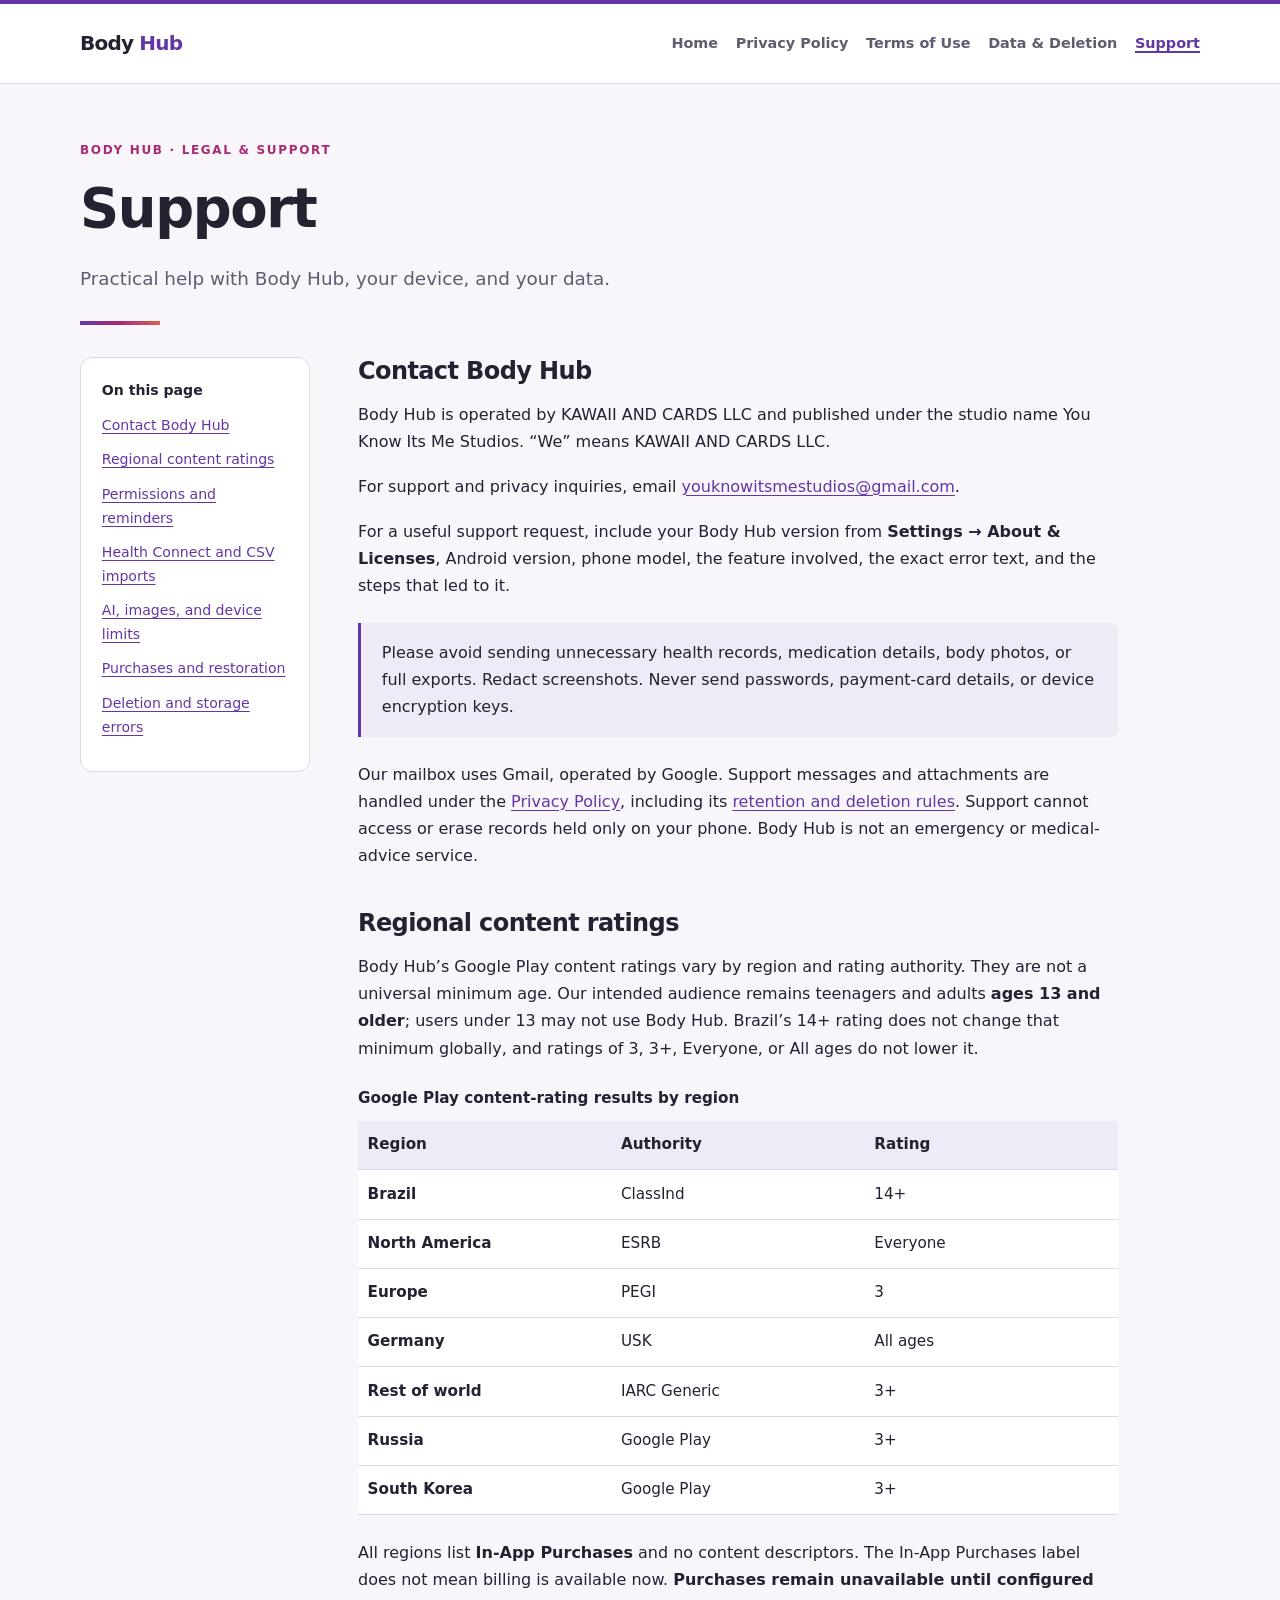
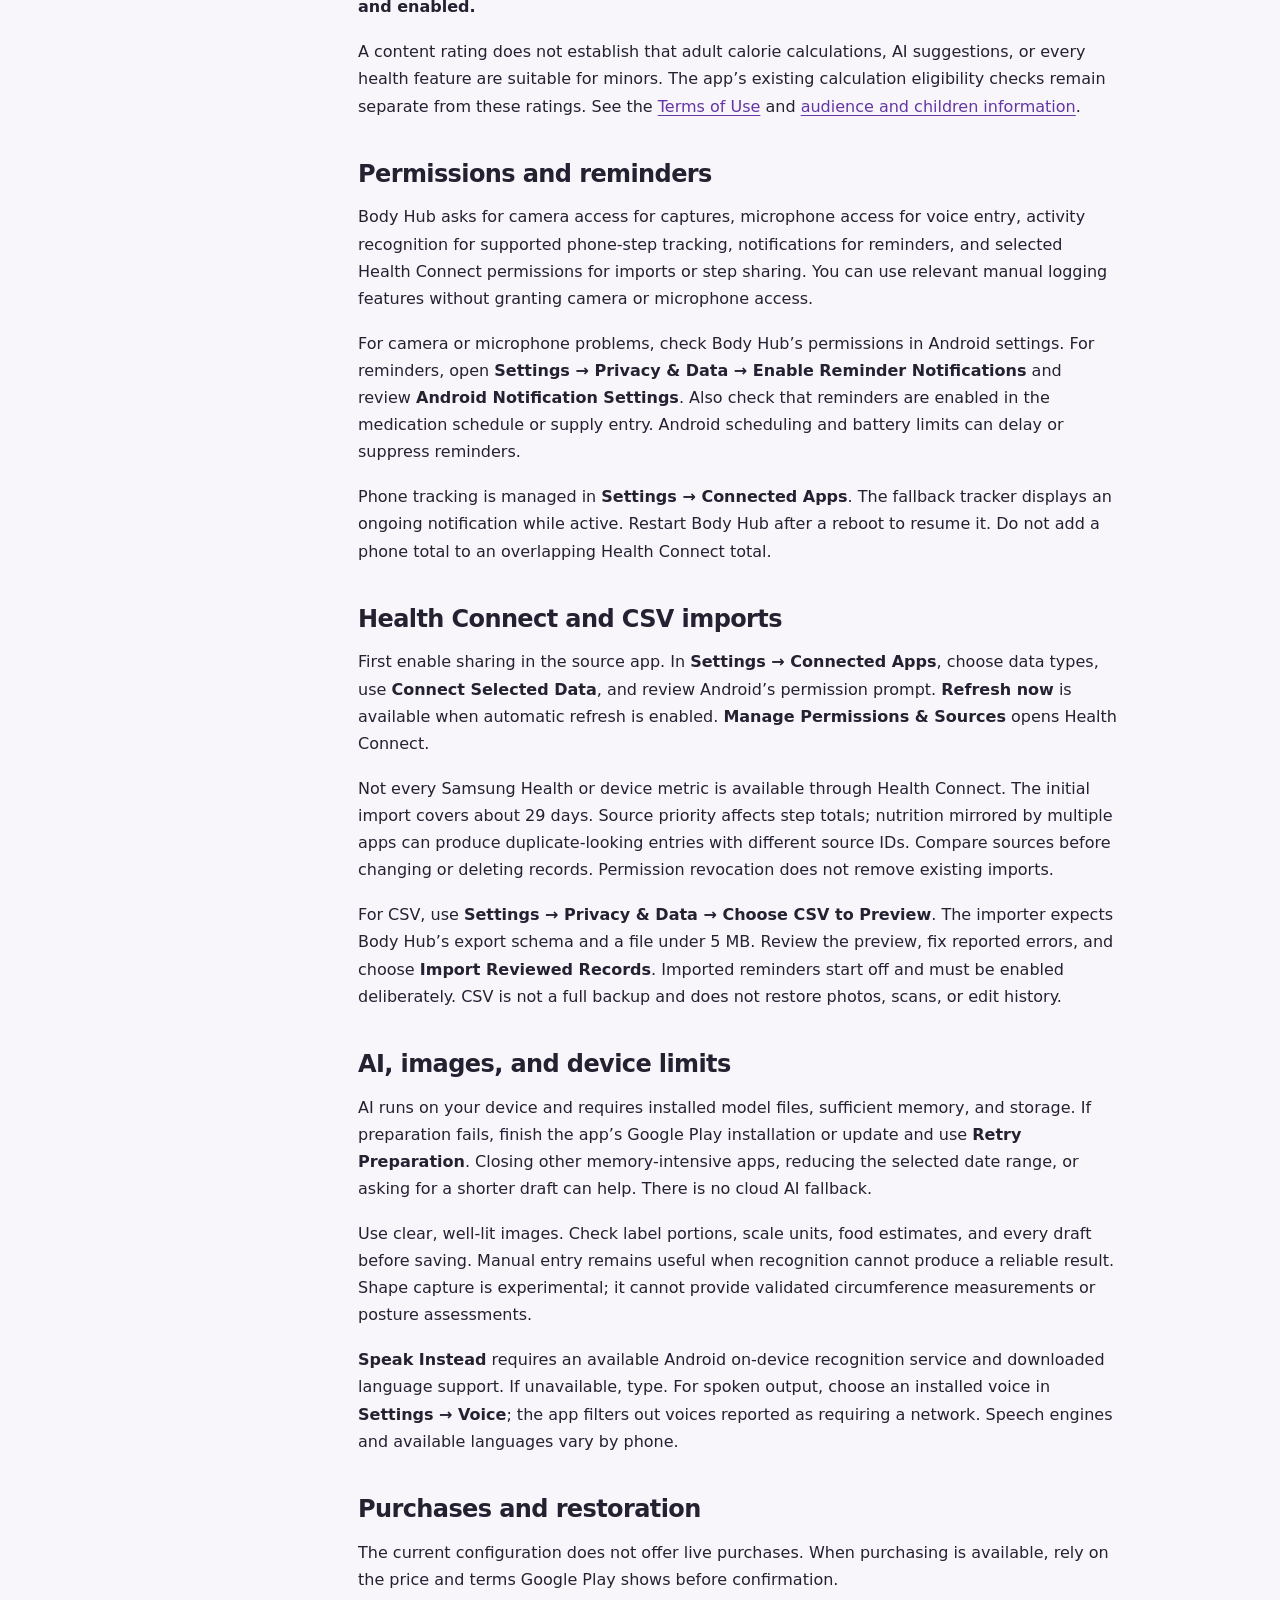
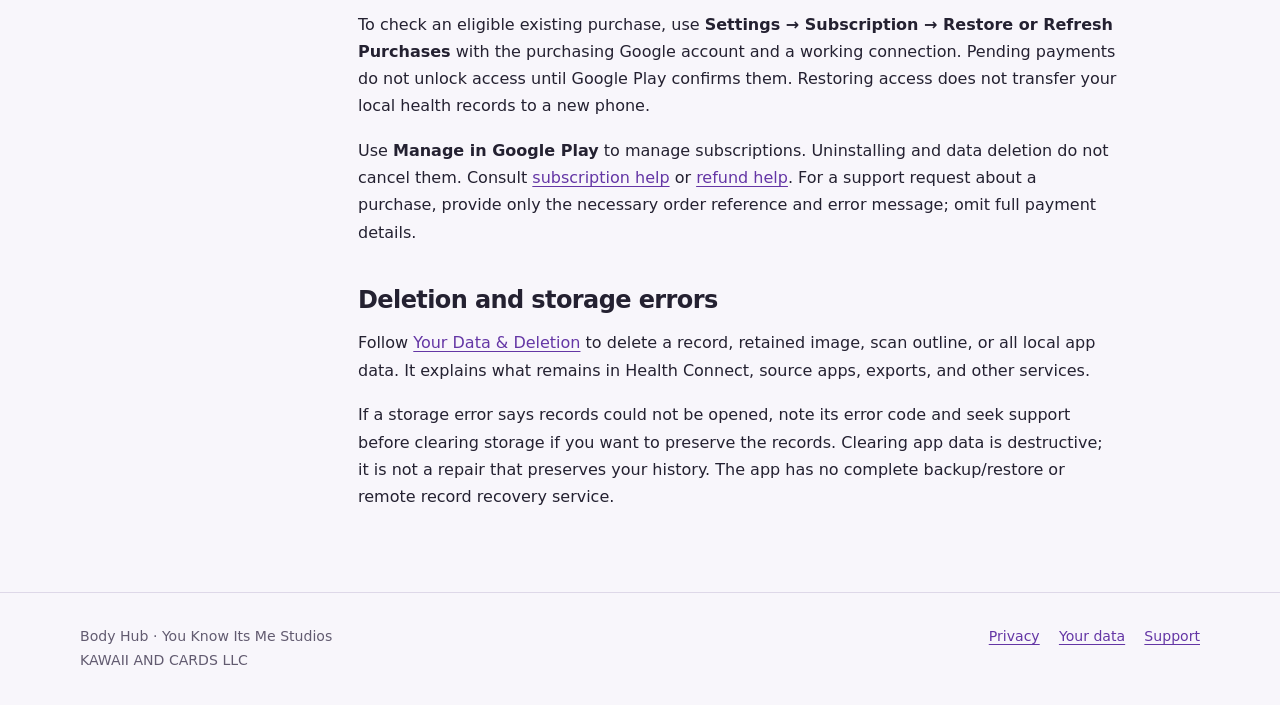
<file: support.html>
<!doctype html>
<html lang="en">
<head><meta charset="utf-8"><meta name="viewport" content="width=device-width, initial-scale=1"><meta name="description" content="Practical help with Body Hub, your device, and your data."><title>Support | Body Hub</title><link rel="stylesheet" href="styles.css">
</head>
<body><a class="skip" href="#main">Skip to content</a>
<header class="site-header">
<div class="wrap header-inner"><a class="brand" href="index.html">Body <span>Hub</span></a>
<nav class="site-nav" aria-label="Main navigation"><a href="index.html">Home</a><a href="privacy.html">Privacy Policy</a><a href="terms.html">Terms of Use</a><a href="data-deletion.html">Data &amp; Deletion</a><a href="support.html" aria-current="page">Support</a>
</nav>
</div>
</header>
<main id="main" class="wrap">
<p class="eyebrow">Body Hub · Legal &amp; Support
</p>
<h1>Support
</h1>
<p class="lead">Practical help with Body Hub, your device, and your data.
</p>
<div class="rule" aria-hidden="true">
</div>
<div class="document-layout">
<aside class="toc" aria-label="On this page"><strong>On this page</strong>
<ul>
<li><a href="#contact">Contact Body Hub</a>
</li>
<li><a href="#content-ratings">Regional content ratings</a>
</li>
<li><a href="#permissions">Permissions and reminders</a>
</li>
<li><a href="#imports">Health Connect and CSV imports</a>
</li>
<li><a href="#ai">AI, images, and device limits</a>
</li>
<li><a href="#purchases">Purchases and restoration</a>
</li>
<li><a href="#deletion">Deletion and storage errors</a>
</li>
</ul>
</aside>
<article class="prose">
<section id="contact">
<h2>Contact Body Hub
</h2>
<p>Body Hub is operated by KAWAII AND CARDS LLC and published under the studio name You Know Its Me Studios. “We” means KAWAII AND CARDS LLC.
</p>
<p>For support and privacy inquiries, email <a href="mailto:youknowitsmestudios@gmail.com">youknowitsmestudios@gmail.com</a>.
</p>
<p>For a useful support request, include your Body Hub version from <strong>Settings → About &amp; Licenses</strong>, Android version, phone model, the feature involved, the exact error text, and the steps that led to it.
</p>
<div class="callout">
<p>Please avoid sending unnecessary health records, medication details, body photos, or full exports. Redact screenshots. Never send passwords, payment-card details, or device encryption keys.
</p>
</div>
<p>Our mailbox uses Gmail, operated by Google. Support messages and attachments are handled under the <a href="privacy.html#sharing">Privacy Policy</a>, including its <a href="privacy.html#retention">retention and deletion rules</a>. Support cannot access or erase records held only on your phone. Body Hub is not an emergency or medical-advice service.
</p>
</section>
<section id="content-ratings">
<h2>Regional content ratings
</h2>
<p>Body Hub’s Google Play content ratings vary by region and rating authority. They are not a universal minimum age. Our intended audience remains teenagers and adults <strong>ages 13 and older</strong>; users under 13 may not use Body Hub. Brazil’s 14+ rating does not change that minimum globally, and ratings of 3, 3+, Everyone, or All ages do not lower it.
</p>
<table class="ratings"><caption>Google Play content-rating results by region</caption><thead><tr><th scope="col">Region</th><th scope="col">Authority</th><th scope="col">Rating</th></tr></thead><tbody>
<tr><th scope="row">Brazil</th><td>ClassInd</td><td>14+</td></tr>
<tr><th scope="row">North America</th><td>ESRB</td><td>Everyone</td></tr>
<tr><th scope="row">Europe</th><td>PEGI</td><td>3</td></tr>
<tr><th scope="row">Germany</th><td>USK</td><td>All ages</td></tr>
<tr><th scope="row">Rest of world</th><td>IARC Generic</td><td>3+</td></tr>
<tr><th scope="row">Russia</th><td>Google Play</td><td>3+</td></tr>
<tr><th scope="row">South Korea</th><td>Google Play</td><td>3+</td></tr>
</tbody></table>
<p>All regions list <strong>In-App Purchases</strong> and no content descriptors. The In-App Purchases label does not mean billing is available now. <strong>Purchases remain unavailable until configured and enabled.</strong>
</p>
<p>A content rating does not establish that adult calorie calculations, AI suggestions, or every health feature are suitable for minors. The app’s existing calculation eligibility checks remain separate from these ratings. See the <a href="terms.html#using">Terms of Use</a> and <a href="privacy.html#audience">audience and children information</a>.
</p>
</section>
<section id="permissions">
<h2>Permissions and reminders
</h2>
<p>Body Hub asks for camera access for captures, microphone access for voice entry, activity recognition for supported phone-step tracking, notifications for reminders, and selected Health Connect permissions for imports or step sharing. You can use relevant manual logging features without granting camera or microphone access.
</p>
<p>For camera or microphone problems, check Body Hub’s permissions in Android settings. For reminders, open <strong>Settings → Privacy &amp; Data → Enable Reminder Notifications</strong> and review <strong>Android Notification Settings</strong>. Also check that reminders are enabled in the medication schedule or supply entry. Android scheduling and battery limits can delay or suppress reminders.
</p>
<p>Phone tracking is managed in <strong>Settings → Connected Apps</strong>. The fallback tracker displays an ongoing notification while active. Restart Body Hub after a reboot to resume it. Do not add a phone total to an overlapping Health Connect total.
</p>
</section>
<section id="imports">
<h2>Health Connect and CSV imports
</h2>
<p>First enable sharing in the source app. In <strong>Settings → Connected Apps</strong>, choose data types, use <strong>Connect Selected Data</strong>, and review Android’s permission prompt. <strong>Refresh now</strong> is available when automatic refresh is enabled. <strong>Manage Permissions &amp; Sources</strong> opens Health Connect.
</p>
<p>Not every Samsung Health or device metric is available through Health Connect. The initial import covers about 29 days. Source priority affects step totals; nutrition mirrored by multiple apps can produce duplicate-looking entries with different source IDs. Compare sources before changing or deleting records. Permission revocation does not remove existing imports.
</p>
<p>For CSV, use <strong>Settings → Privacy &amp; Data → Choose CSV to Preview</strong>. The importer expects Body Hub’s export schema and a file under 5 MB. Review the preview, fix reported errors, and choose <strong>Import Reviewed Records</strong>. Imported reminders start off and must be enabled deliberately. CSV is not a full backup and does not restore photos, scans, or edit history.
</p>
</section>
<section id="ai">
<h2>AI, images, and device limits
</h2>
<p>AI runs on your device and requires installed model files, sufficient memory, and storage. If preparation fails, finish the app’s Google Play installation or update and use <strong>Retry Preparation</strong>. Closing other memory-intensive apps, reducing the selected date range, or asking for a shorter draft can help. There is no cloud AI fallback.
</p>
<p>Use clear, well-lit images. Check label portions, scale units, food estimates, and every draft before saving. Manual entry remains useful when recognition cannot produce a reliable result. Shape capture is experimental; it cannot provide validated circumference measurements or posture assessments.
</p>
<p><strong>Speak Instead</strong> requires an available Android on-device recognition service and downloaded language support. If unavailable, type. For spoken output, choose an installed voice in <strong>Settings → Voice</strong>; the app filters out voices reported as requiring a network. Speech engines and available languages vary by phone.
</p>
</section>
<section id="purchases">
<h2>Purchases and restoration
</h2>
<p>The current configuration does not offer live purchases. When purchasing is available, rely on the price and terms Google Play shows before confirmation.
</p>
<p>To check an eligible existing purchase, use <strong>Settings → Subscription → Restore or Refresh Purchases</strong> with the purchasing Google account and a working connection. Pending payments do not unlock access until Google Play confirms them. Restoring access does not transfer your local health records to a new phone.
</p>
<p>Use <strong>Manage in Google Play</strong> to manage subscriptions. Uninstalling and data deletion do not cancel them. Consult <a href="https://support.google.com/googleplay/answer/7018481">subscription help</a> or <a href="https://support.google.com/googleplay/answer/2479637">refund help</a>. For a support request about a purchase, provide only the necessary order reference and error message; omit full payment details.
</p>
</section>
<section id="deletion">
<h2>Deletion and storage errors
</h2>
<p>Follow <a href="data-deletion.html">Your Data &amp; Deletion</a> to delete a record, retained image, scan outline, or all local app data. It explains what remains in Health Connect, source apps, exports, and other services.
</p>
<p>If a storage error says records could not be opened, note its error code and seek support before clearing storage if you want to preserve the records. Clearing app data is destructive; it is not a repair that preserves your history. The app has no complete backup/restore or remote record recovery service.
</p>
</section>
</article>
</div>
</main>
<footer class="site-footer">
<div class="wrap footer-inner"><span>Body Hub · You Know Its Me Studios<br>KAWAII AND CARDS LLC</span>
<div class="footer-links"><a href="privacy.html">Privacy</a><a href="data-deletion.html">Your data</a><a href="support.html">Support</a>
</div>
</div>
</footer>
</body>
</html>
</file>
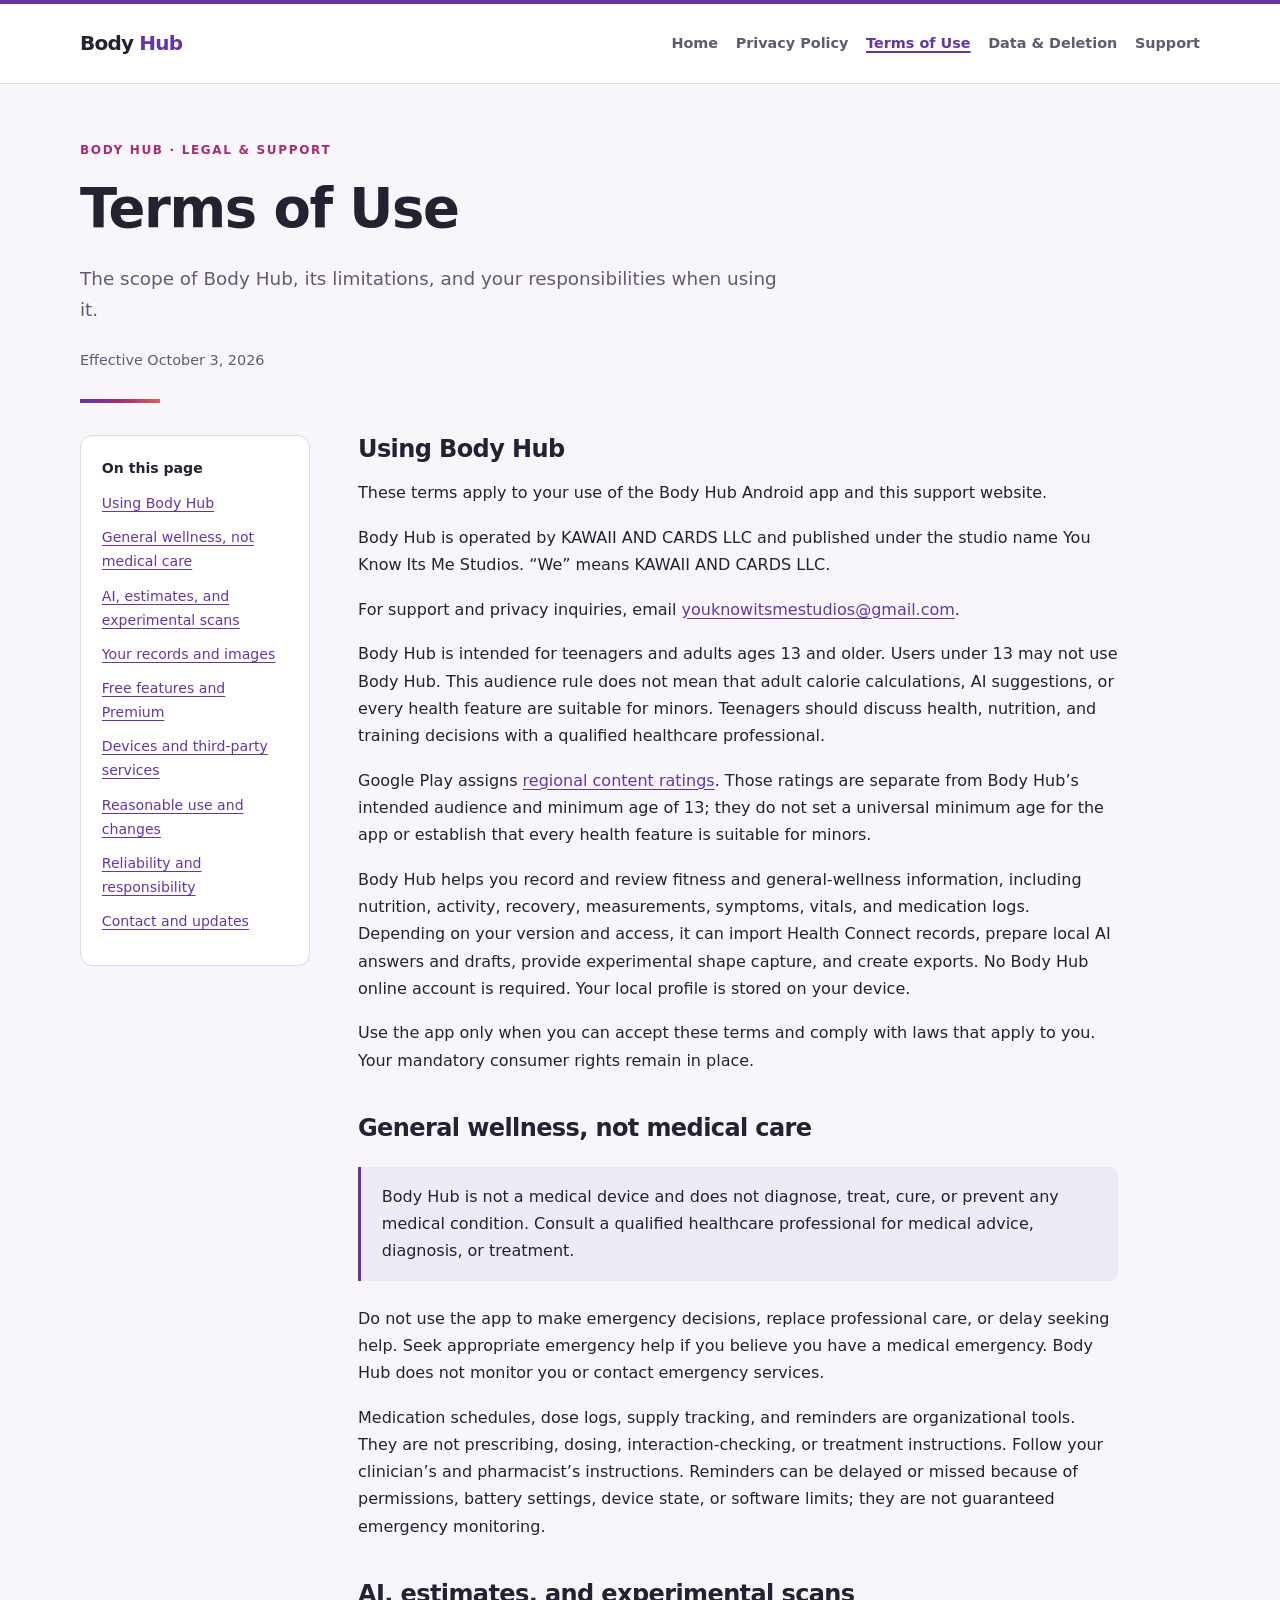
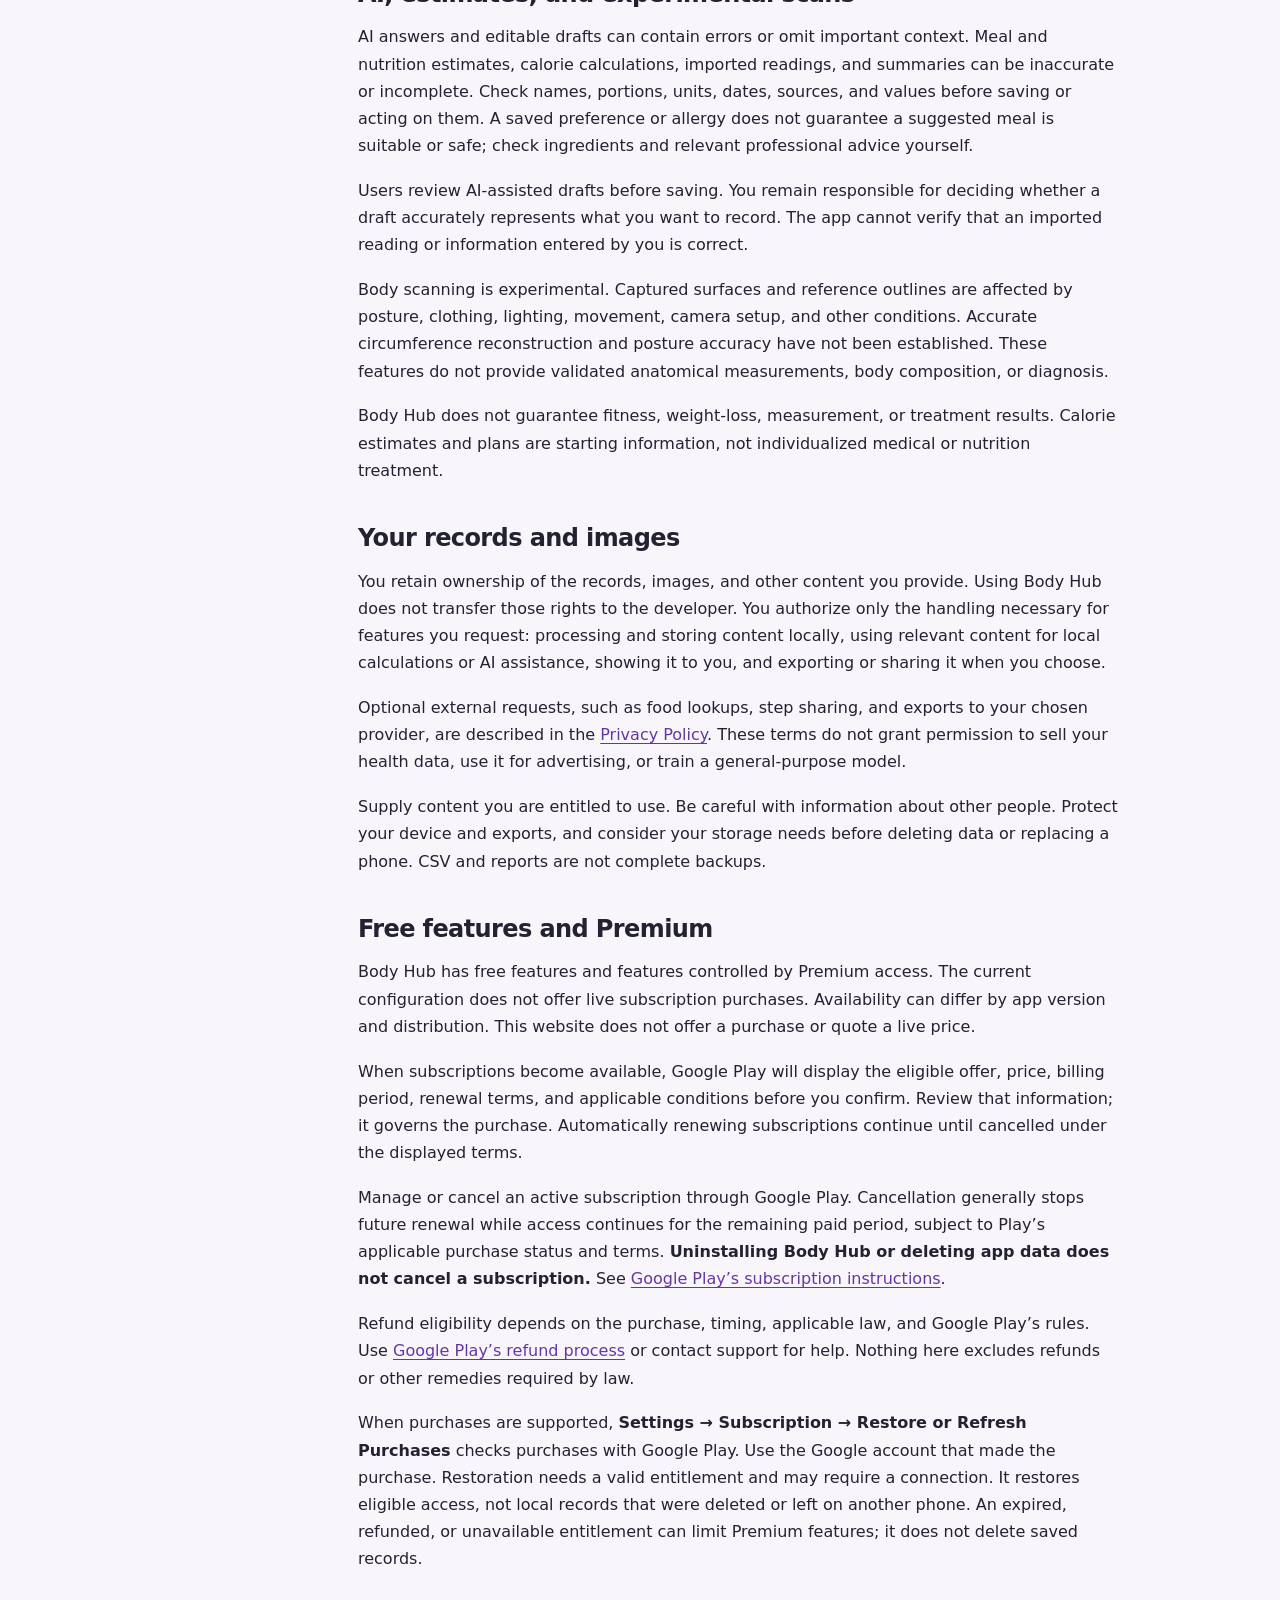
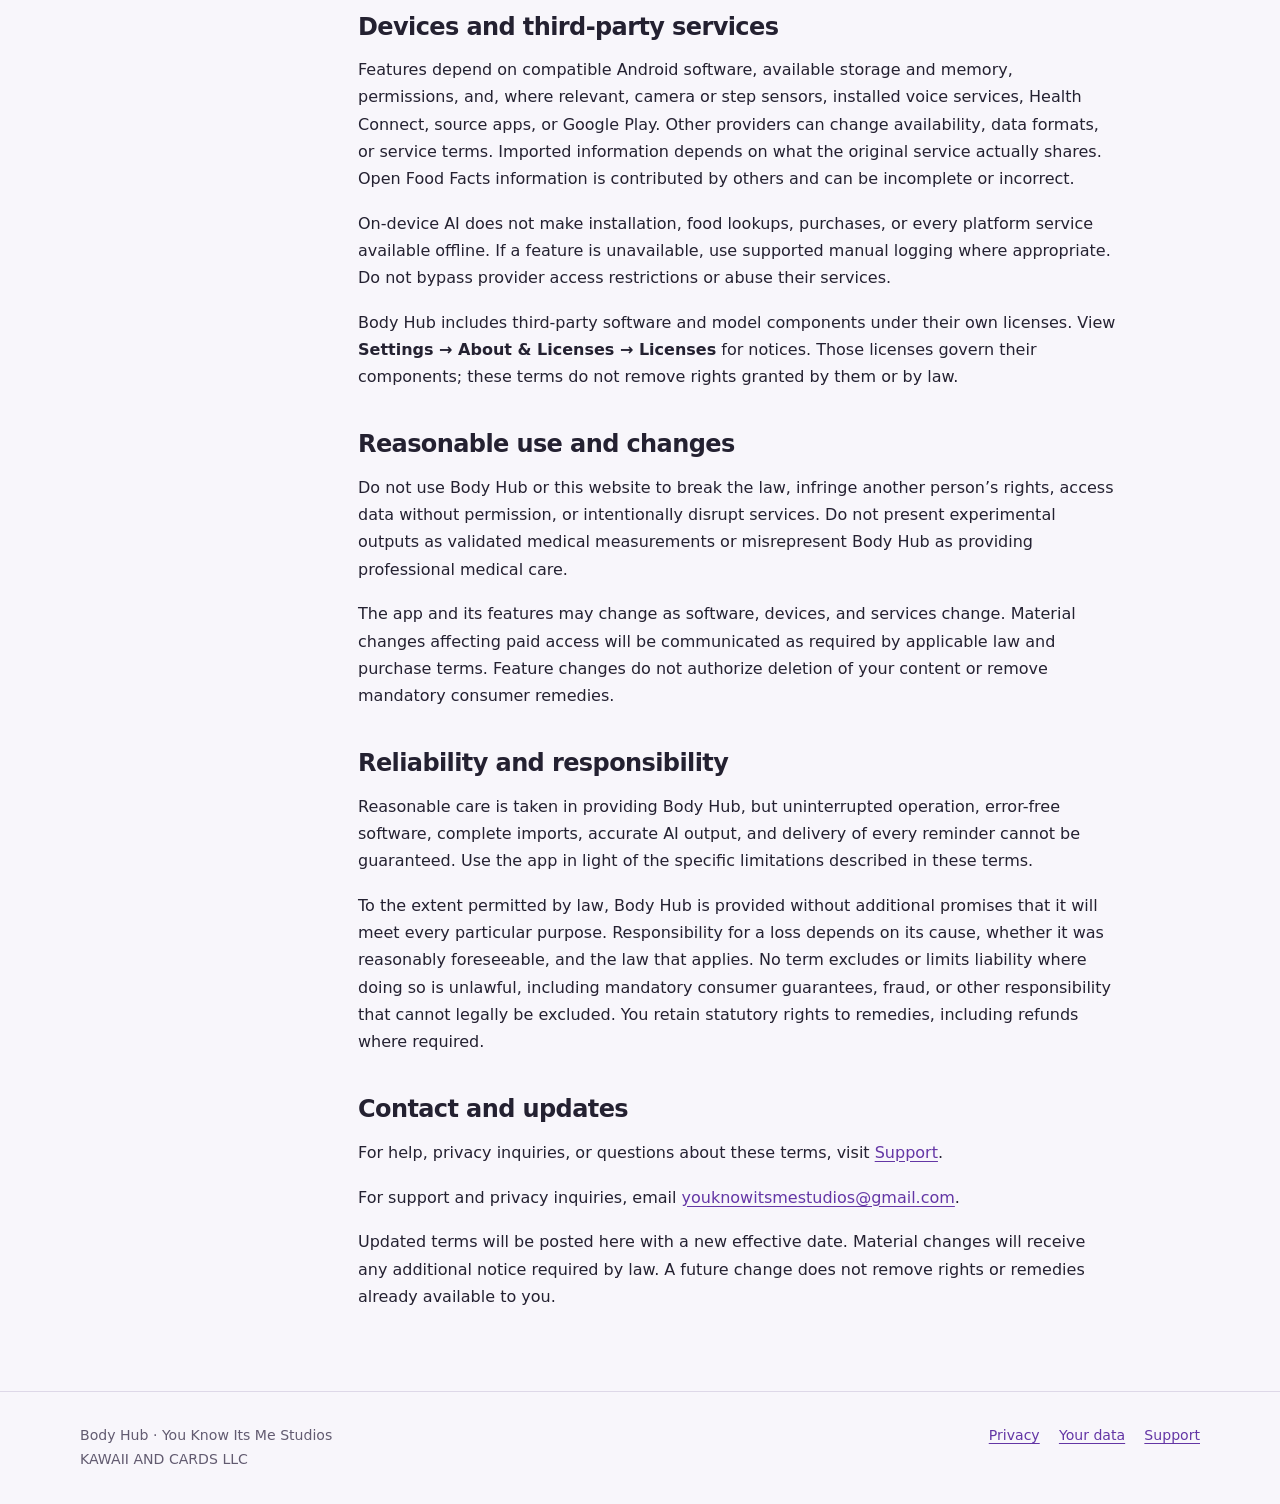
<file: terms.html>
<!doctype html>
<html lang="en">
<head><meta charset="utf-8"><meta name="viewport" content="width=device-width, initial-scale=1"><meta name="description" content="The scope of Body Hub, its limitations, and your responsibilities when using it."><title>Terms of Use | Body Hub</title><link rel="stylesheet" href="styles.css">
</head>
<body><a class="skip" href="#main">Skip to content</a>
<header class="site-header">
<div class="wrap header-inner"><a class="brand" href="index.html">Body <span>Hub</span></a>
<nav class="site-nav" aria-label="Main navigation"><a href="index.html">Home</a><a href="privacy.html">Privacy Policy</a><a href="terms.html" aria-current="page">Terms of Use</a><a href="data-deletion.html">Data &amp; Deletion</a><a href="support.html">Support</a>
</nav>
</div>
</header>
<main id="main" class="wrap">
<p class="eyebrow">Body Hub · Legal &amp; Support
</p>
<h1>Terms of Use
</h1>
<p class="lead">The scope of Body Hub, its limitations, and your responsibilities when using it.
</p>
<p class="meta">Effective October 3, 2026
</p>
<div class="rule" aria-hidden="true">
</div>
<div class="document-layout">
<aside class="toc" aria-label="On this page"><strong>On this page</strong>
<ul>
<li><a href="#using">Using Body Hub</a>
</li>
<li><a href="#wellness">General wellness, not medical care</a>
</li>
<li><a href="#estimates">AI, estimates, and experimental scans</a>
</li>
<li><a href="#your-content">Your records and images</a>
</li>
<li><a href="#premium">Free features and Premium</a>
</li>
<li><a href="#dependencies">Devices and third-party services</a>
</li>
<li><a href="#use-rules">Reasonable use and changes</a>
</li>
<li><a href="#responsibility">Reliability and responsibility</a>
</li>
<li><a href="#contact">Contact and updates</a>
</li>
</ul>
</aside>
<article class="prose">
<section id="using">
<h2>Using Body Hub
</h2>
<p>These terms apply to your use of the Body Hub Android app and this support website.
</p>
<p>Body Hub is operated by KAWAII AND CARDS LLC and published under the studio name You Know Its Me Studios. “We” means KAWAII AND CARDS LLC.
</p>
<p>For support and privacy inquiries, email <a href="mailto:youknowitsmestudios@gmail.com">youknowitsmestudios@gmail.com</a>.
</p>
<p>Body Hub is intended for teenagers and adults ages 13 and older. Users under 13 may not use Body Hub. This audience rule does not mean that adult calorie calculations, AI suggestions, or every health feature are suitable for minors. Teenagers should discuss health, nutrition, and training decisions with a qualified healthcare professional.
</p>
<p>Google Play assigns <a href="support.html#content-ratings">regional content ratings</a>. Those ratings are separate from Body Hub’s intended audience and minimum age of 13; they do not set a universal minimum age for the app or establish that every health feature is suitable for minors.
</p>
<p>Body Hub helps you record and review fitness and general-wellness information, including nutrition, activity, recovery, measurements, symptoms, vitals, and medication logs. Depending on your version and access, it can import Health Connect records, prepare local AI answers and drafts, provide experimental shape capture, and create exports. No Body Hub online account is required. Your local profile is stored on your device.
</p>
<p>Use the app only when you can accept these terms and comply with laws that apply to you. Your mandatory consumer rights remain in place.
</p>
</section>
<section id="wellness">
<h2>General wellness, not medical care
</h2>
<div class="callout">
<p>Body Hub is not a medical device and does not diagnose, treat, cure, or prevent any medical condition. Consult a qualified healthcare professional for medical advice, diagnosis, or treatment.
</p>
</div>
<p>Do not use the app to make emergency decisions, replace professional care, or delay seeking help. Seek appropriate emergency help if you believe you have a medical emergency. Body Hub does not monitor you or contact emergency services.
</p>
<p>Medication schedules, dose logs, supply tracking, and reminders are organizational tools. They are not prescribing, dosing, interaction-checking, or treatment instructions. Follow your clinician’s and pharmacist’s instructions. Reminders can be delayed or missed because of permissions, battery settings, device state, or software limits; they are not guaranteed emergency monitoring.
</p>
</section>
<section id="estimates">
<h2>AI, estimates, and experimental scans
</h2>
<p>AI answers and editable drafts can contain errors or omit important context. Meal and nutrition estimates, calorie calculations, imported readings, and summaries can be inaccurate or incomplete. Check names, portions, units, dates, sources, and values before saving or acting on them. A saved preference or allergy does not guarantee a suggested meal is suitable or safe; check ingredients and relevant professional advice yourself.
</p>
<p>Users review AI-assisted drafts before saving. You remain responsible for deciding whether a draft accurately represents what you want to record. The app cannot verify that an imported reading or information entered by you is correct.
</p>
<p>Body scanning is experimental. Captured surfaces and reference outlines are affected by posture, clothing, lighting, movement, camera setup, and other conditions. Accurate circumference reconstruction and posture accuracy have not been established. These features do not provide validated anatomical measurements, body composition, or diagnosis.
</p>
<p>Body Hub does not guarantee fitness, weight-loss, measurement, or treatment results. Calorie estimates and plans are starting information, not individualized medical or nutrition treatment.
</p>
</section>
<section id="your-content">
<h2>Your records and images
</h2>
<p>You retain ownership of the records, images, and other content you provide. Using Body Hub does not transfer those rights to the developer. You authorize only the handling necessary for features you request: processing and storing content locally, using relevant content for local calculations or AI assistance, showing it to you, and exporting or sharing it when you choose.
</p>
<p>Optional external requests, such as food lookups, step sharing, and exports to your chosen provider, are described in the <a href="privacy.html">Privacy Policy</a>. These terms do not grant permission to sell your health data, use it for advertising, or train a general-purpose model.
</p>
<p>Supply content you are entitled to use. Be careful with information about other people. Protect your device and exports, and consider your storage needs before deleting data or replacing a phone. CSV and reports are not complete backups.
</p>
</section>
<section id="premium">
<h2>Free features and Premium
</h2>
<p>Body Hub has free features and features controlled by Premium access. The current configuration does not offer live subscription purchases. Availability can differ by app version and distribution. This website does not offer a purchase or quote a live price.
</p>
<p>When subscriptions become available, Google Play will display the eligible offer, price, billing period, renewal terms, and applicable conditions before you confirm. Review that information; it governs the purchase. Automatically renewing subscriptions continue until cancelled under the displayed terms.
</p>
<p>Manage or cancel an active subscription through Google Play. Cancellation generally stops future renewal while access continues for the remaining paid period, subject to Play’s applicable purchase status and terms. <strong>Uninstalling Body Hub or deleting app data does not cancel a subscription.</strong> See <a href="https://support.google.com/googleplay/answer/7018481">Google Play’s subscription instructions</a>.
</p>
<p>Refund eligibility depends on the purchase, timing, applicable law, and Google Play’s rules. Use <a href="https://support.google.com/googleplay/answer/2479637">Google Play’s refund process</a> or contact support for help. Nothing here excludes refunds or other remedies required by law.
</p>
<p>When purchases are supported, <strong>Settings → Subscription → Restore or Refresh Purchases</strong> checks purchases with Google Play. Use the Google account that made the purchase. Restoration needs a valid entitlement and may require a connection. It restores eligible access, not local records that were deleted or left on another phone. An expired, refunded, or unavailable entitlement can limit Premium features; it does not delete saved records.
</p>
</section>
<section id="dependencies">
<h2>Devices and third-party services
</h2>
<p>Features depend on compatible Android software, available storage and memory, permissions, and, where relevant, camera or step sensors, installed voice services, Health Connect, source apps, or Google Play. Other providers can change availability, data formats, or service terms. Imported information depends on what the original service actually shares. Open Food Facts information is contributed by others and can be incomplete or incorrect.
</p>
<p>On-device AI does not make installation, food lookups, purchases, or every platform service available offline. If a feature is unavailable, use supported manual logging where appropriate. Do not bypass provider access restrictions or abuse their services.
</p>
<p>Body Hub includes third-party software and model components under their own licenses. View <strong>Settings → About &amp; Licenses → Licenses</strong> for notices. Those licenses govern their components; these terms do not remove rights granted by them or by law.
</p>
</section>
<section id="use-rules">
<h2>Reasonable use and changes
</h2>
<p>Do not use Body Hub or this website to break the law, infringe another person’s rights, access data without permission, or intentionally disrupt services. Do not present experimental outputs as validated medical measurements or misrepresent Body Hub as providing professional medical care.
</p>
<p>The app and its features may change as software, devices, and services change. Material changes affecting paid access will be communicated as required by applicable law and purchase terms. Feature changes do not authorize deletion of your content or remove mandatory consumer remedies.
</p>
</section>
<section id="responsibility">
<h2>Reliability and responsibility
</h2>
<p>Reasonable care is taken in providing Body Hub, but uninterrupted operation, error-free software, complete imports, accurate AI output, and delivery of every reminder cannot be guaranteed. Use the app in light of the specific limitations described in these terms.
</p>
<p>To the extent permitted by law, Body Hub is provided without additional promises that it will meet every particular purpose. Responsibility for a loss depends on its cause, whether it was reasonably foreseeable, and the law that applies. No term excludes or limits liability where doing so is unlawful, including mandatory consumer guarantees, fraud, or other responsibility that cannot legally be excluded. You retain statutory rights to remedies, including refunds where required.
</p>
</section>
<section id="contact">
<h2>Contact and updates
</h2>
<p>For help, privacy inquiries, or questions about these terms, visit <a href="support.html">Support</a>.
</p>
<p>For support and privacy inquiries, email <a href="mailto:youknowitsmestudios@gmail.com">youknowitsmestudios@gmail.com</a>.
</p>
<p>Updated terms will be posted here with a new effective date. Material changes will receive any additional notice required by law. A future change does not remove rights or remedies already available to you.
</p>
</section>
</article>
</div>
</main>
<footer class="site-footer">
<div class="wrap footer-inner"><span>Body Hub · You Know Its Me Studios<br>KAWAII AND CARDS LLC</span>
<div class="footer-links"><a href="privacy.html">Privacy</a><a href="data-deletion.html">Your data</a><a href="support.html">Support</a>
</div>
</div>
</footer>
</body>
</html>
</file>
<file: styles.css>
:root{color-scheme:light;--ink:#242131;--muted:#625b70;--paper:#fff;--wash:#f8f6fb;--line:#ded8e8;--violet:#6436a5;--magenta:#a82a73;--coral:#d76450}
*{box-sizing:border-box}
html{scroll-padding-top:1rem}
body{margin:0;background:var(--wash);color:var(--ink);font-family:system-ui,-apple-system,BlinkMacSystemFont,"Segoe UI",sans-serif;font-size:1rem;line-height:1.7}
a{color:var(--violet);text-underline-offset:.2em}
a:hover{color:var(--magenta)}
a:focus-visible{outline:3px solid var(--magenta);outline-offset:5px;border-radius:2px}
.skip{position:absolute;top:-8rem;left:1rem;padding:.65rem 1rem;background:white;z-index:2}
.skip:focus{top:1rem}
.wrap{width:min(1120px,100% - 3rem);margin-inline:auto}
.site-header{background:var(--paper);border-top:4px solid var(--violet);border-bottom:1px solid var(--line)}
.header-inner{display:flex;align-items:center;justify-content:space-between;gap:1.5rem;padding-block:1.2rem}
.brand{font-size:1.25rem;font-weight:800;text-decoration:none;letter-spacing:-.04em;color:var(--ink);white-space:nowrap}
.brand span{color:var(--violet)}
.site-nav{display:flex;flex-wrap:wrap;gap:.3rem 1.1rem}
.site-nav a{padding:.5rem 0;font-size:.9rem;font-weight:600;text-decoration:none;color:var(--muted)}
.site-nav a[aria-current=page]{color:var(--violet);text-decoration:underline;text-decoration-thickness:2px}
main{padding-block:3.5rem 4rem}
.eyebrow{text-transform:uppercase;font-size:.75rem;font-weight:750;letter-spacing:.14em;color:var(--magenta);margin:0 0 1rem}
h1,h2,h3{line-height:1.22;letter-spacing:-.025em}
h1{font-size:clamp(2rem,5vw,3.4rem);max-width:850px;margin:0 0 1.25rem}
h2{font-size:1.5rem;margin:2.5rem 0 .9rem}
h3{font-size:1.12rem;margin:1.65rem 0 .6rem}
.lead{font-size:1.15rem;color:var(--muted);max-width:720px;margin:0 0 1.4rem}
.meta{font-size:.9rem;color:var(--muted)}
.rule{width:80px;height:4px;background:linear-gradient(90deg,var(--violet),var(--magenta),var(--coral));margin:1.7rem 0 2rem}
.cards{display:grid;grid-template-columns:repeat(2,minmax(0,1fr));gap:1rem;margin:2.5rem 0}
.card{display:block;padding:1.8rem;border:1px solid var(--line);border-radius:14px;background:var(--paper);color:var(--ink);text-decoration:none}
.card:hover{border-color:var(--violet);color:var(--ink);background:#fefcff}
.card h2{font-size:1.4rem;margin:0 0 .7rem;color:var(--violet)}
.card p{margin:0;color:var(--muted)}
.card .arrow{display:block;margin-top:1.2rem;color:var(--magenta);font-weight:700}
.document-layout{display:grid;grid-template-columns:230px minmax(0,1fr);gap:3rem;align-items:start}
.toc{padding:1.3rem;background:var(--paper);border:1px solid var(--line);border-radius:12px;font-size:.88rem}
.toc strong{display:block;margin-bottom:.7rem}
.toc ul{list-style:none;margin:0;padding:0}
.toc li{margin:0 0 .65rem}
.toc a{display:block}
.prose{max-width:760px;min-width:0}
.prose section:first-child h2{margin-top:0}
.prose p{margin:.8rem 0 1.1rem}
.prose li{margin:.55rem 0}
.prose ul,.prose ol{padding-left:1.4rem}
.callout{border-left:3px solid var(--violet);padding:1rem 1.3rem;background:#efebf6;border-radius:0 8px 8px 0;margin:1.5rem 0}
.callout p:first-child{margin-top:0}
.callout p:last-child{margin-bottom:0}
.steps{font-weight:650}
.ratings{width:100%;table-layout:fixed;border-collapse:collapse;margin:1.5rem 0;background:var(--paper);font-size:.95rem;overflow-wrap:anywhere}
.ratings caption{text-align:left;font-weight:650;margin-bottom:.6rem}
.ratings th,.ratings td{padding:.7rem .6rem;border-bottom:1px solid var(--line);text-align:left;vertical-align:top}
.ratings thead{background:#efebf6}
.ratings tbody th{font-weight:600}
code{font-size:.9em;overflow-wrap:anywhere}
.site-footer{padding-block:2rem;border-top:1px solid var(--line);font-size:.88rem;color:var(--muted)}
.footer-inner{display:flex;justify-content:space-between;gap:1.5rem;flex-wrap:wrap}
.footer-links{display:flex;gap:1.2rem;flex-wrap:wrap}
p,li,a{overflow-wrap:break-word}
section{scroll-margin-top:1.5rem}
@media(max-width:800px){.header-inner{align-items:flex-start;flex-direction:column;gap:.6rem}
.document-layout{grid-template-columns:1fr;gap:2rem}
.toc ul{display:grid;grid-template-columns:repeat(2,minmax(0,1fr));gap:.35rem 1rem}
.toc li{margin:0}
.wrap{width:calc(100% - 2rem)}
main{padding-block:2.3rem 3rem}
}
@media(max-width:480px){.cards{grid-template-columns:1fr}
.card{padding:1.4rem}
.site-nav{gap:.1rem 1rem}
.site-nav a{font-size:.86rem}
.toc ul{grid-template-columns:1fr}
.lead{font-size:1.05rem}
}
@media print{body{background:white;color:black}
.site-header,.toc,.site-footer,.skip{display:none}
.document-layout{display:block}
.wrap{width:100%}
main{padding:0}
h1{font-size:26pt}
h2{break-after:avoid}
a{color:inherit}
.card{break-inside:avoid}
}
</file>
